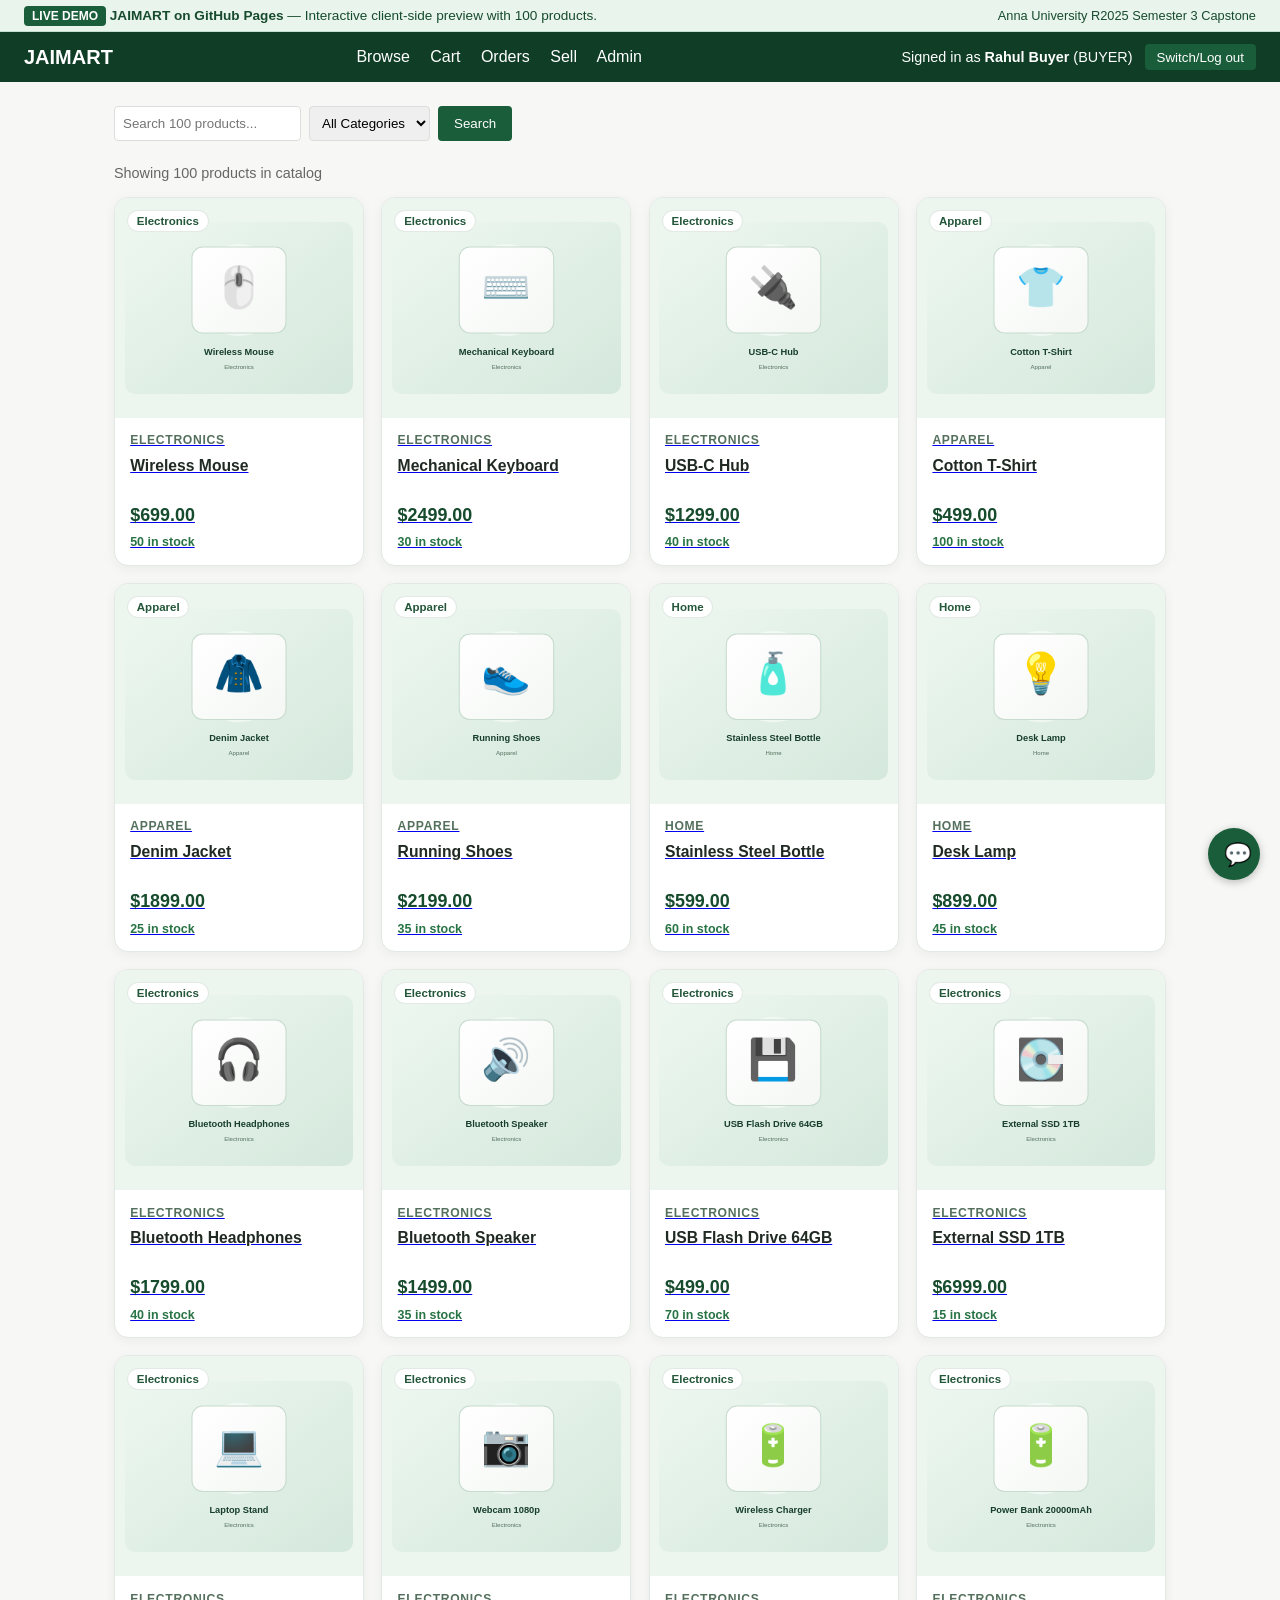
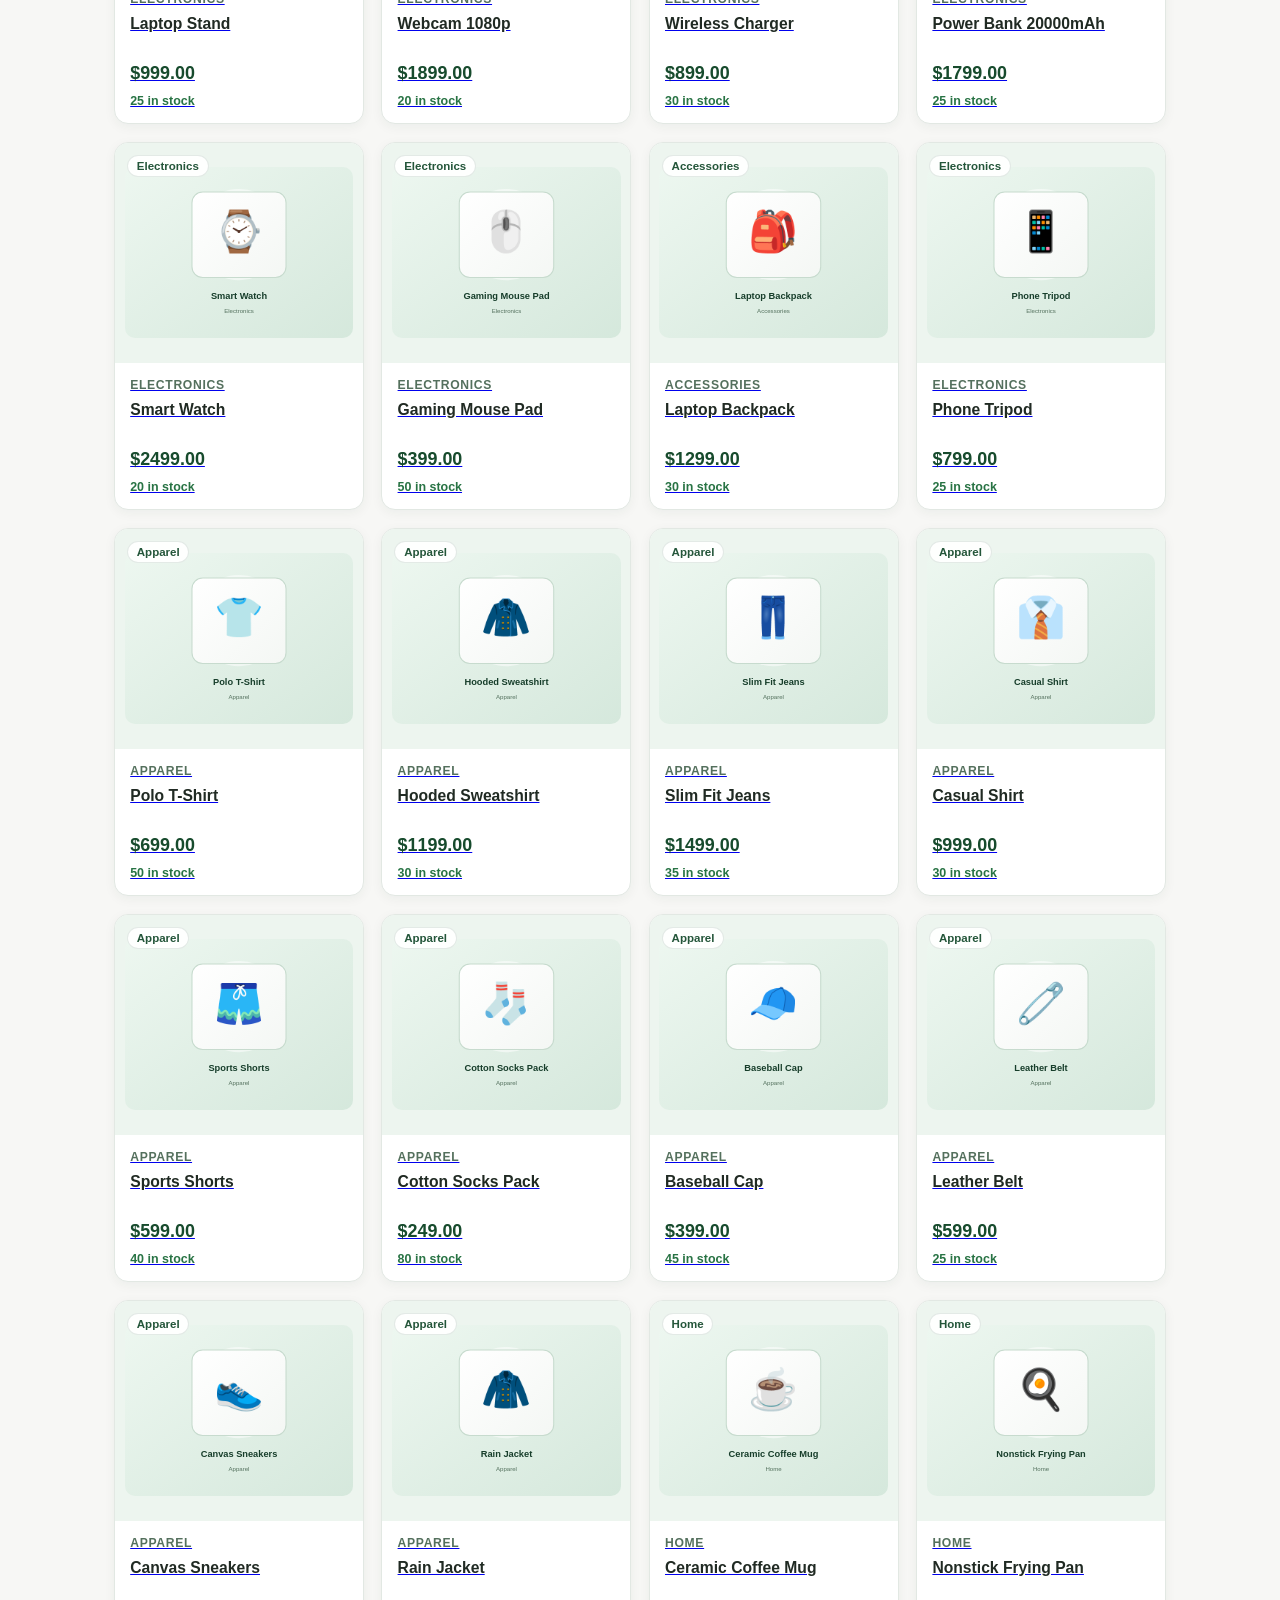
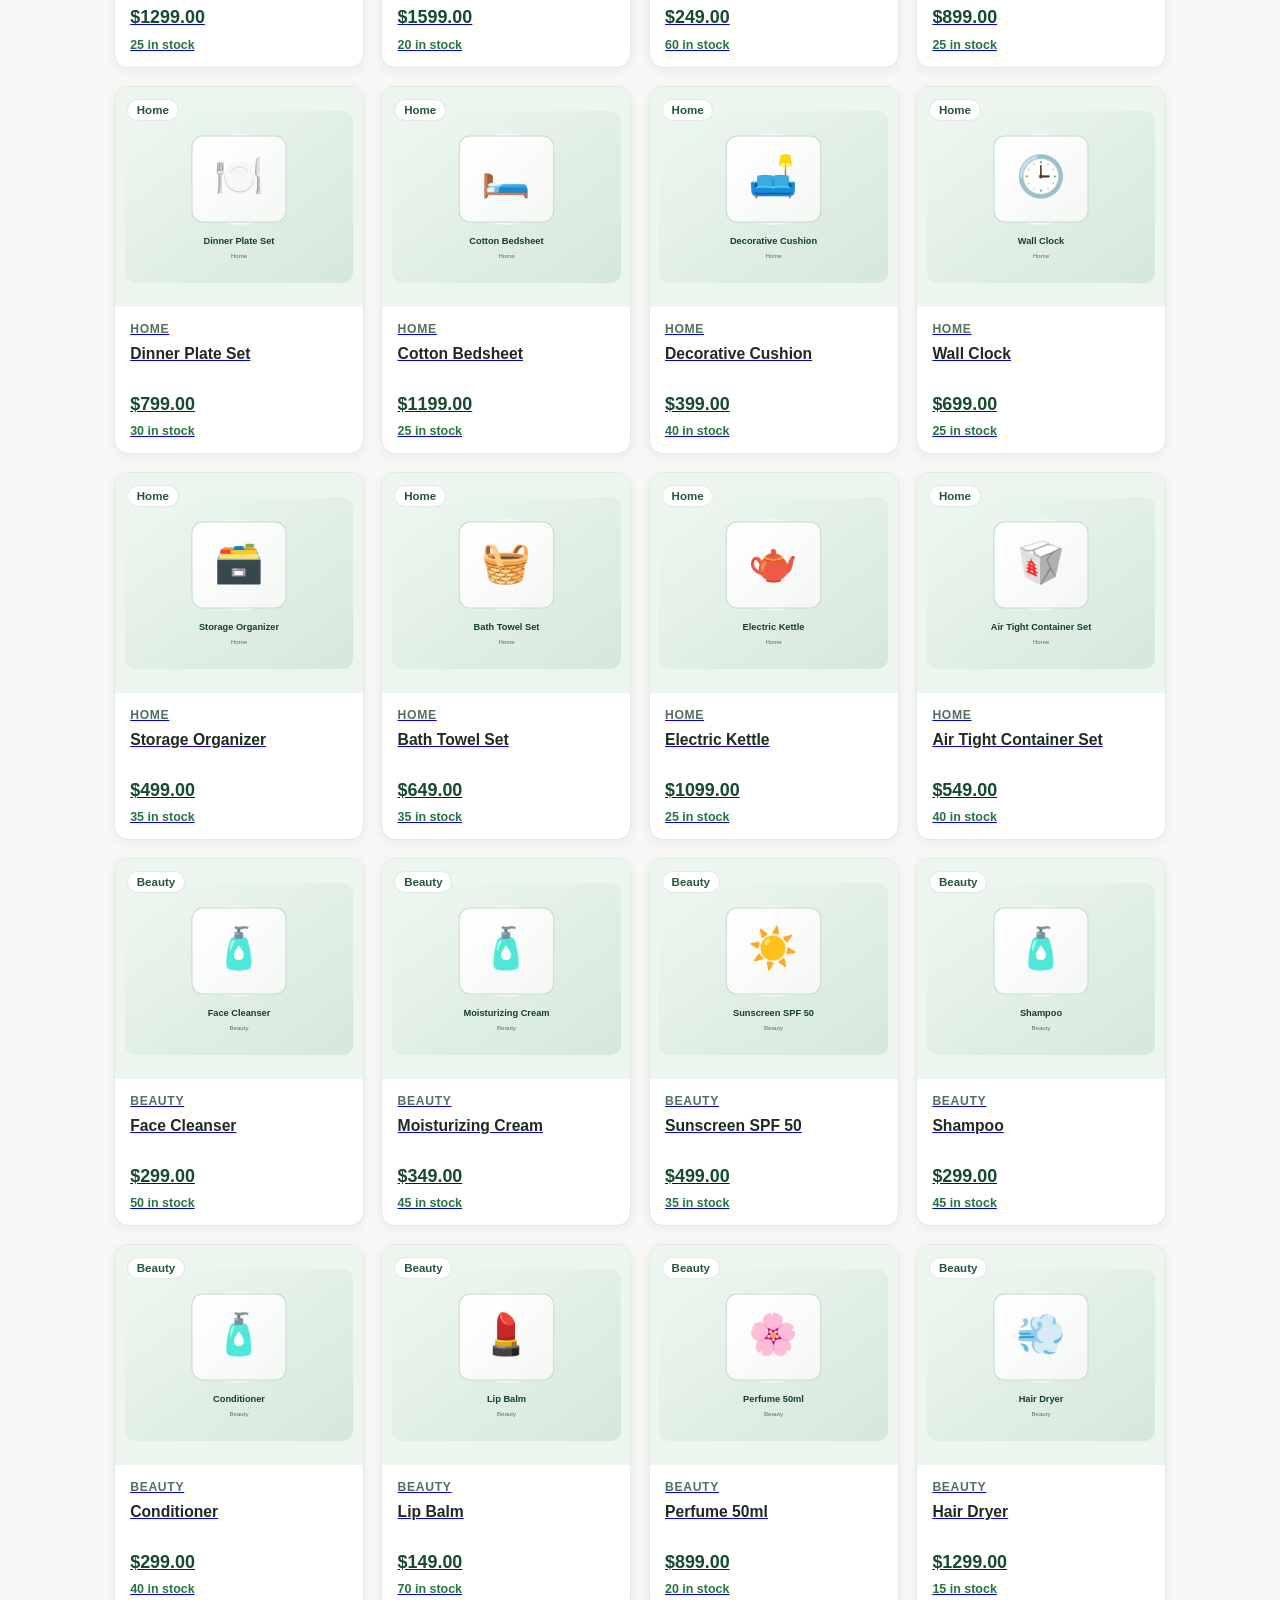
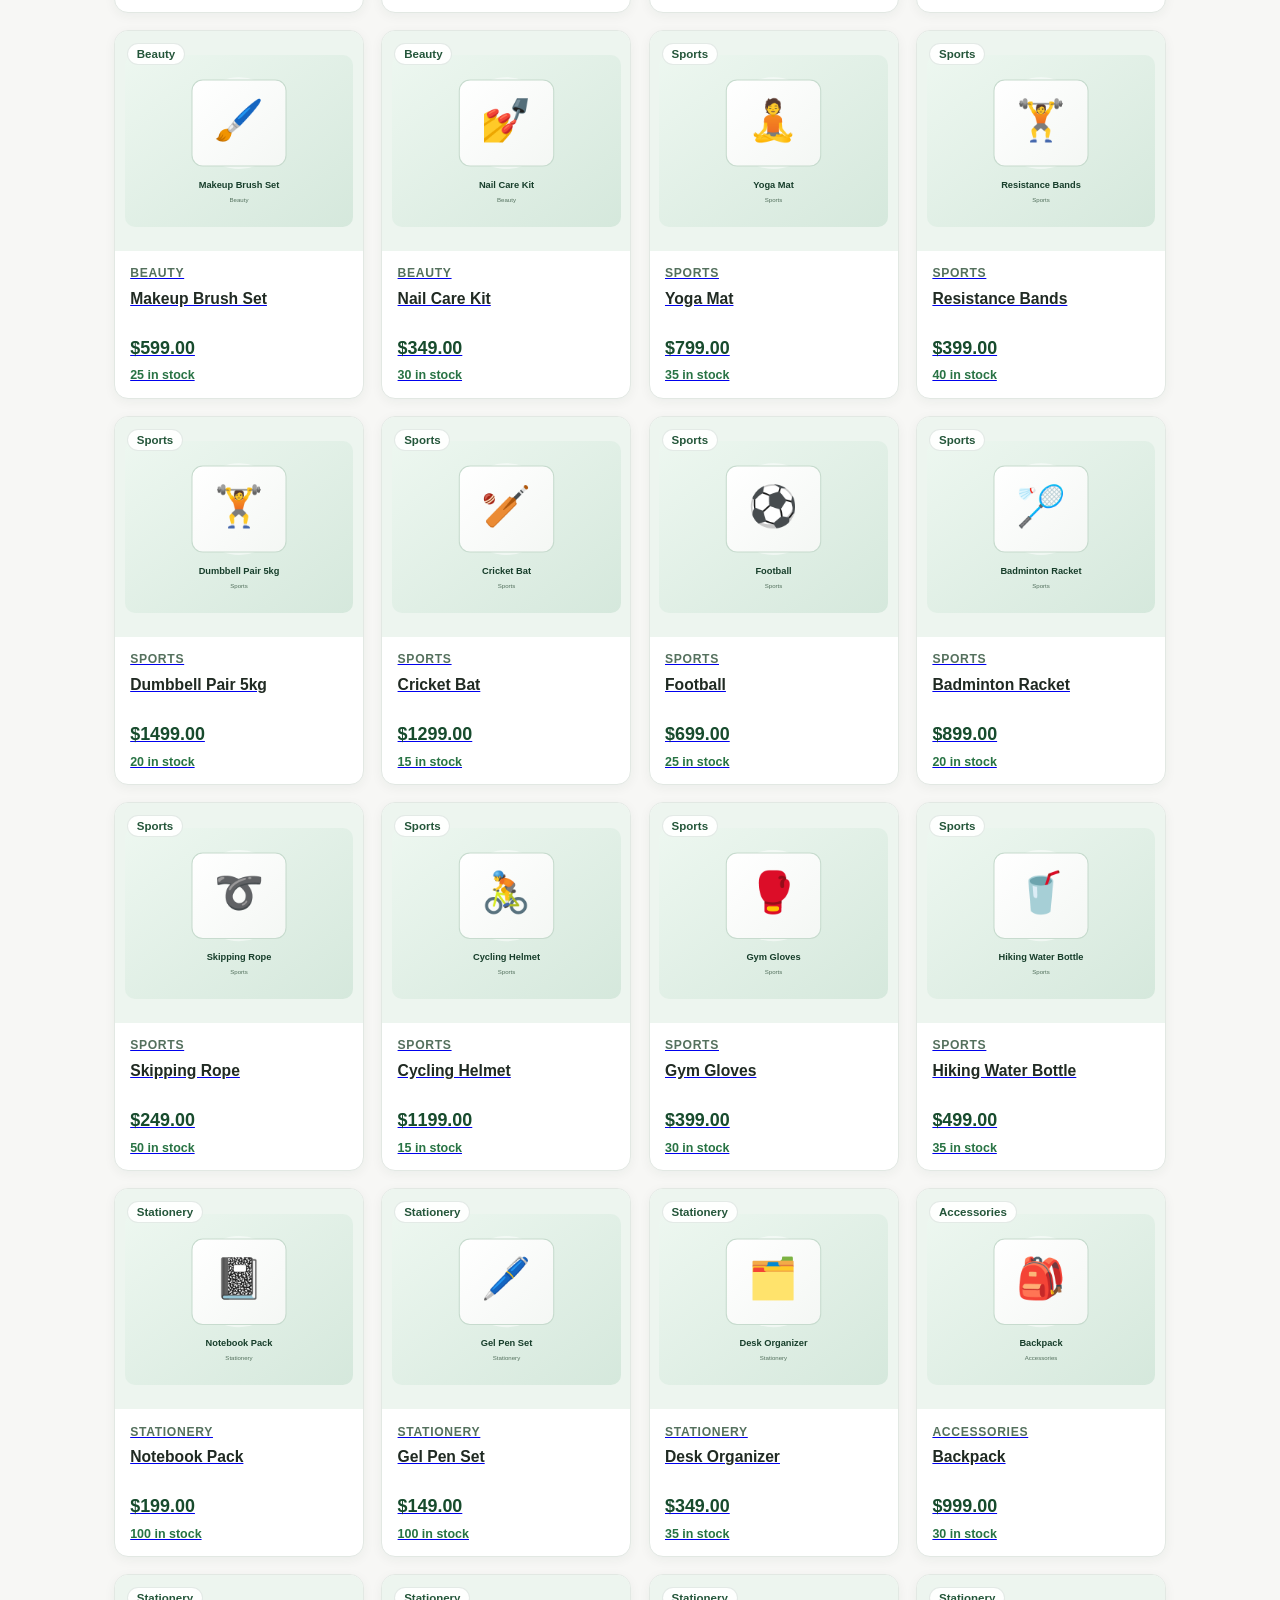
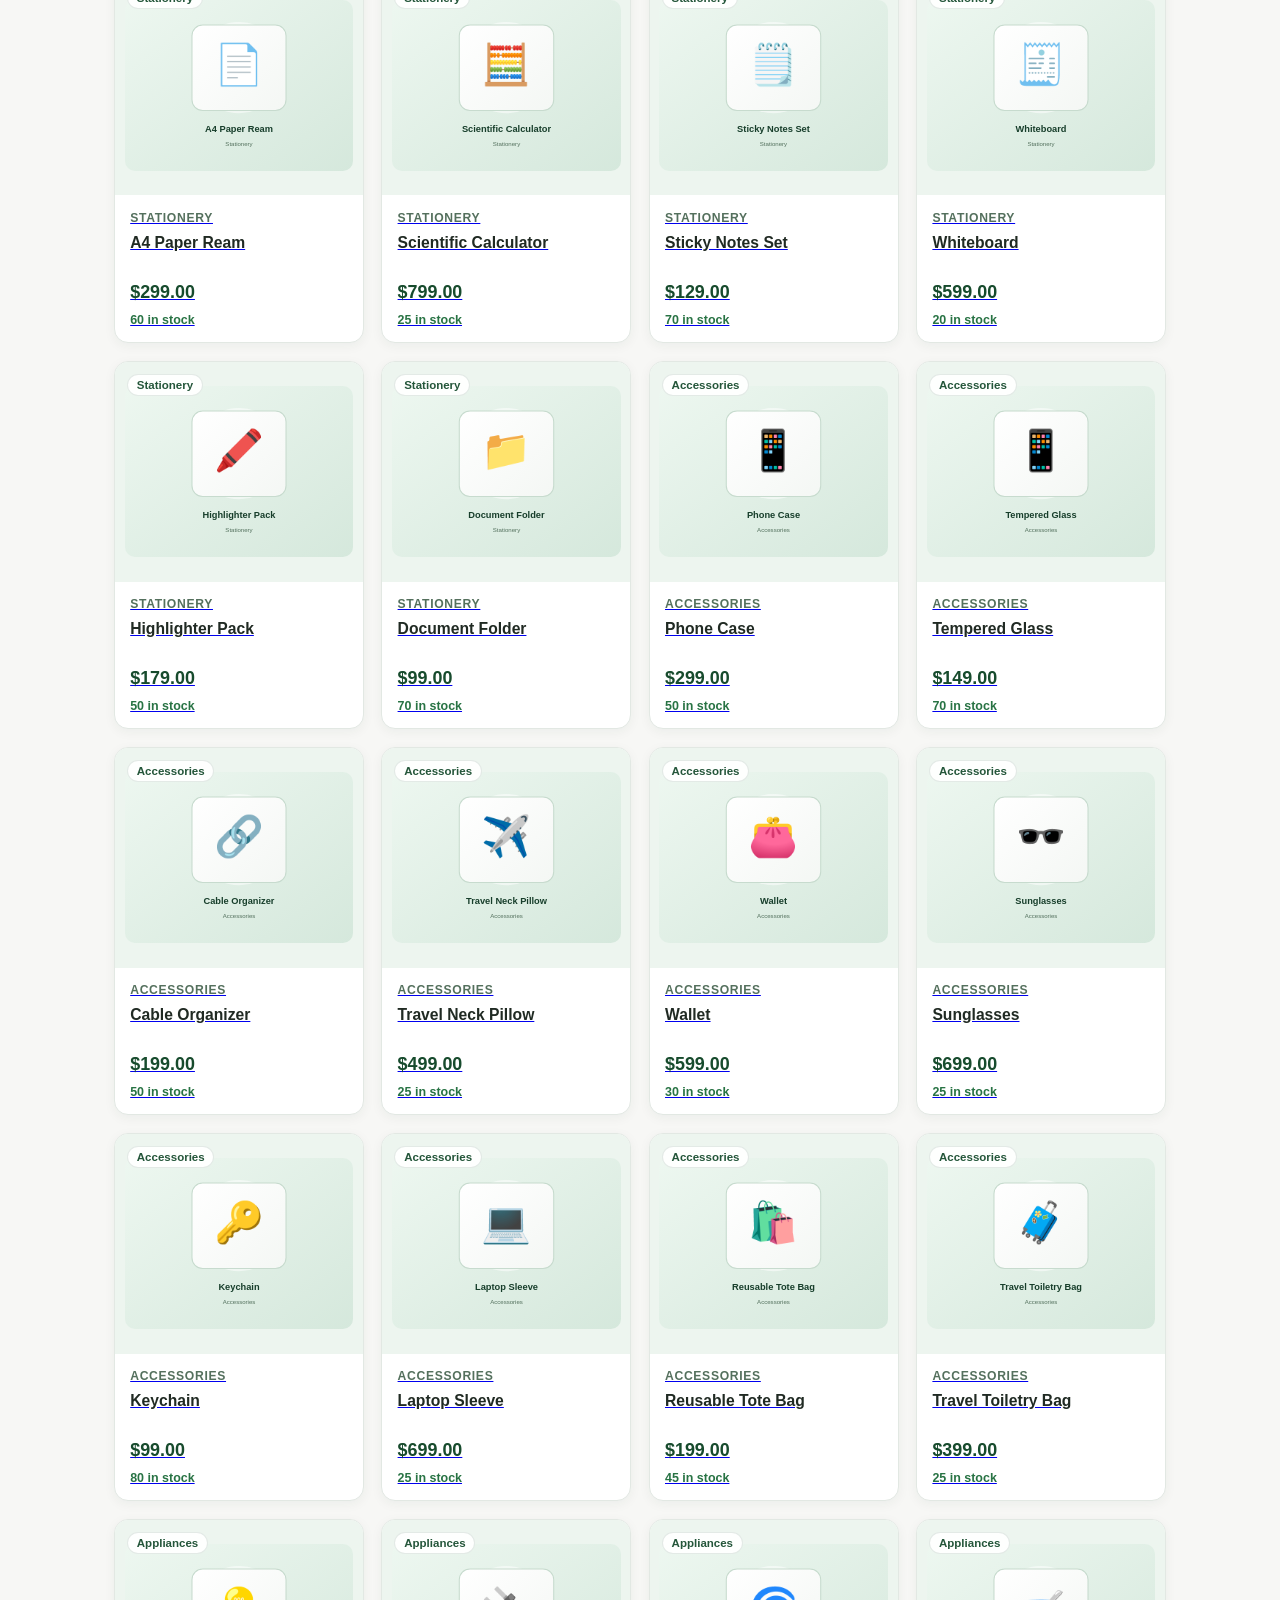
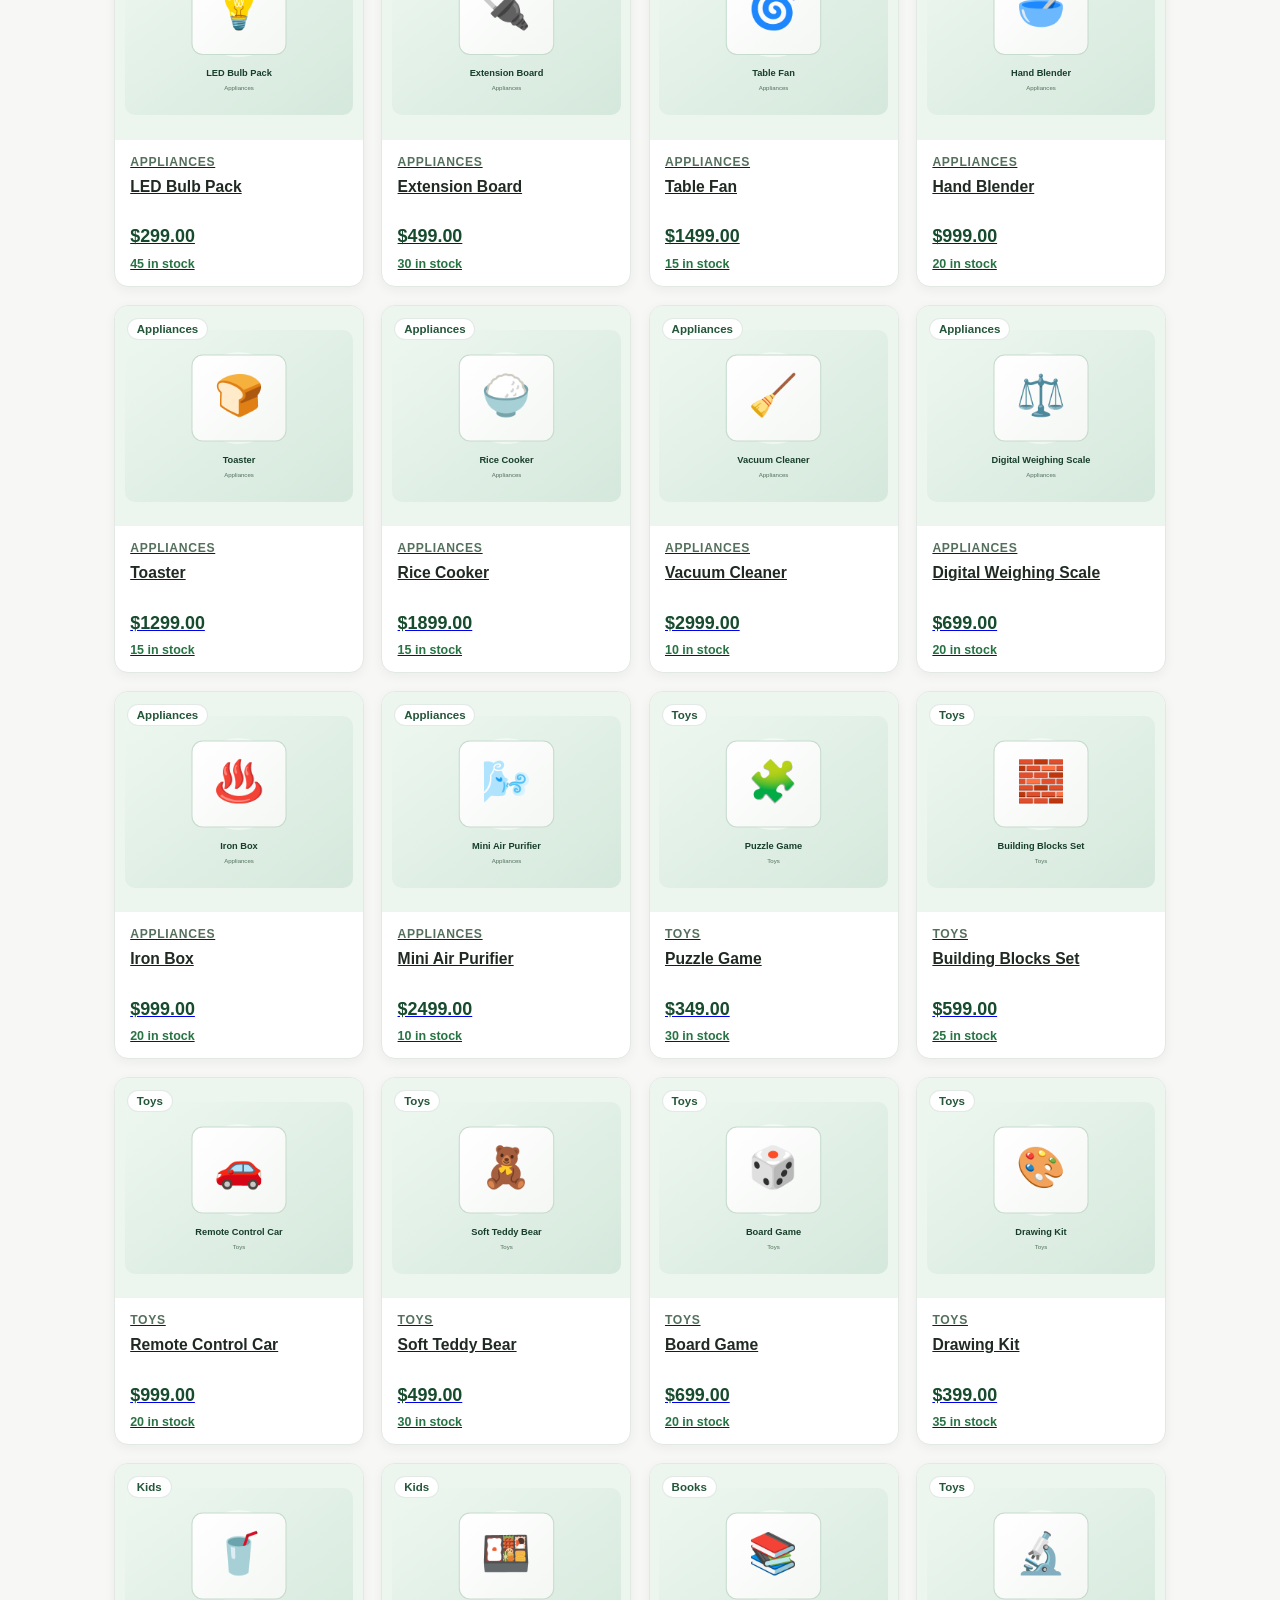
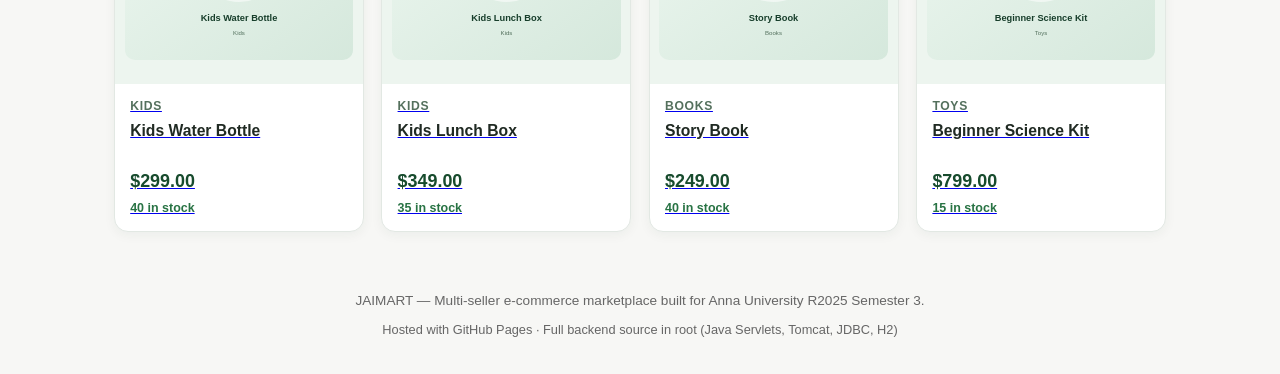
<file: index.html>
<!DOCTYPE html>
<html lang="en">
<head>
    <meta charset="UTF-8">
    <meta http-equiv="refresh" content="0; url=docs/">
    <title>JAIMART - Multi-Seller Marketplace</title>
    <script>window.location.replace("docs/");</script>
</head>
<body style="font-family:sans-serif;text-align:center;padding:50px;">
    <h2>JAIMART E-Commerce Marketplace</h2>
    <p>Redirecting to live showcase: <a href="docs/">Click here if not redirected automatically</a></p>
</body>
</html>
</file>
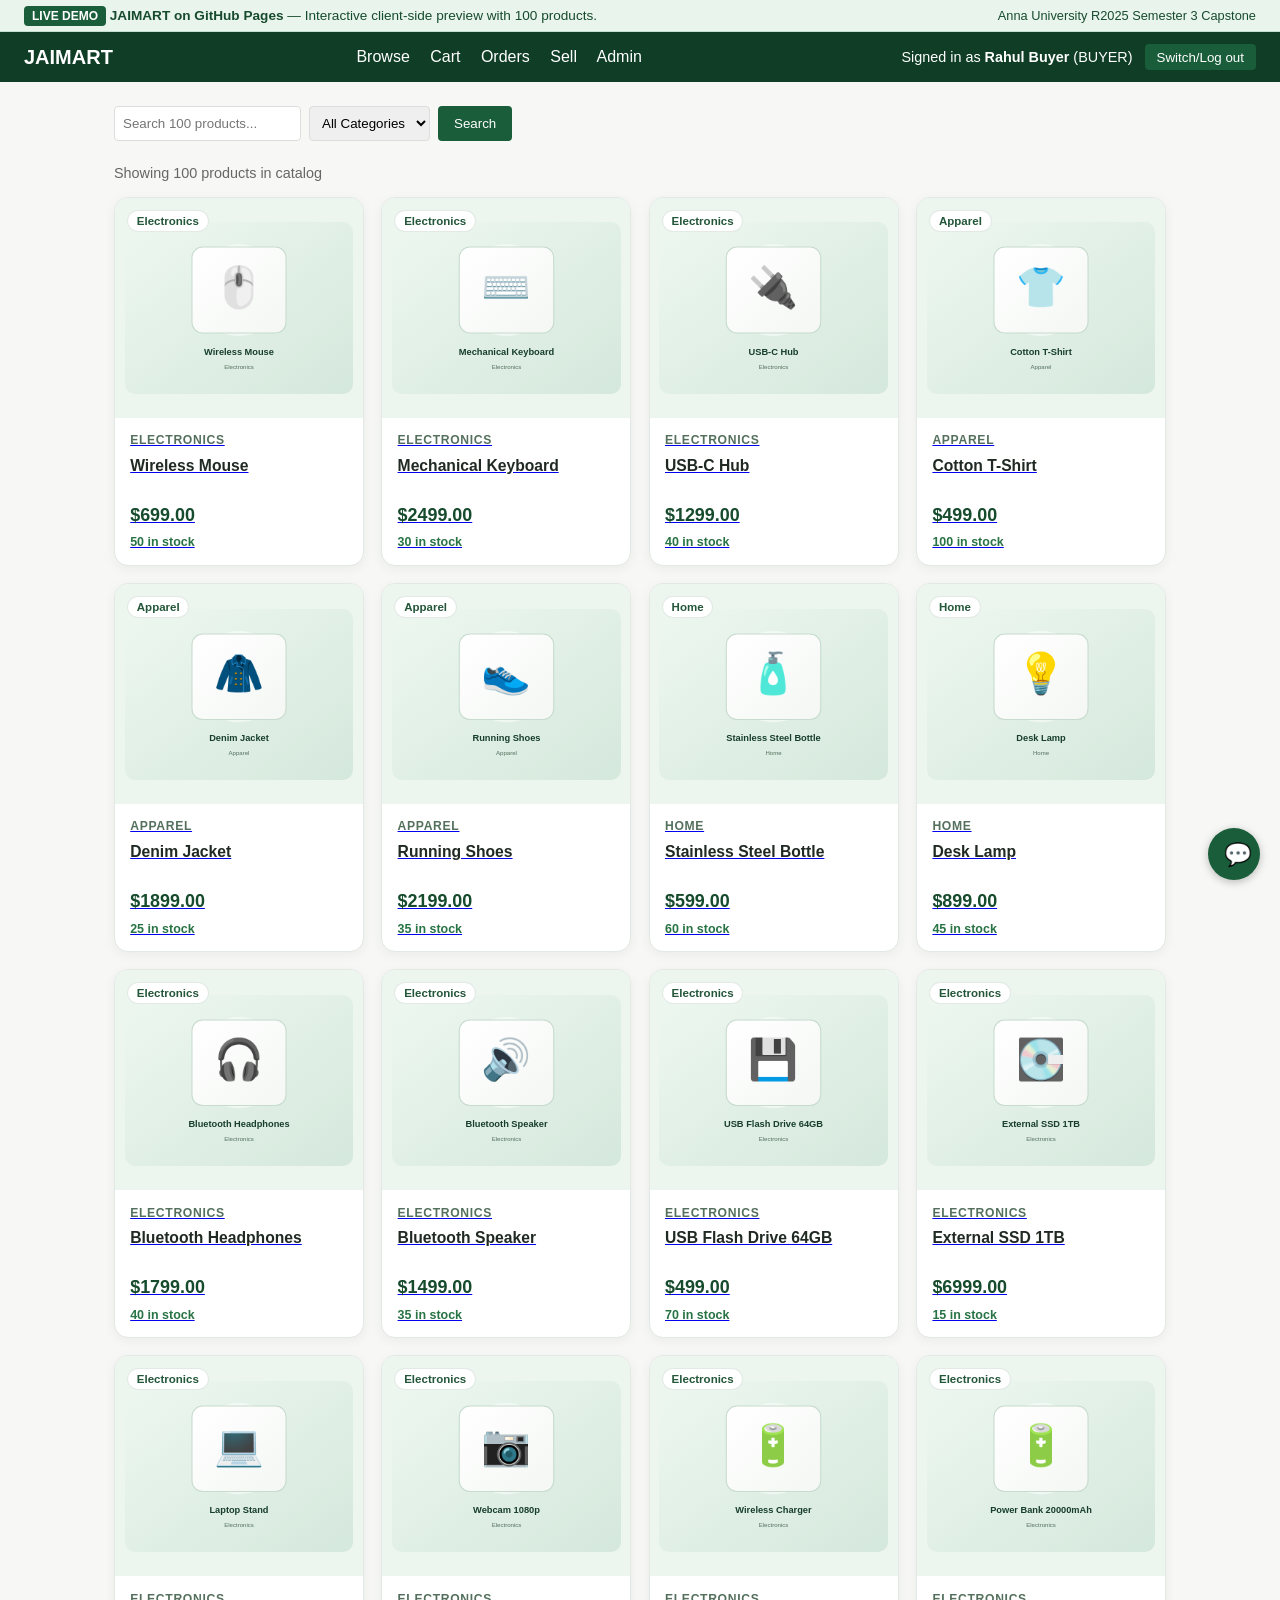
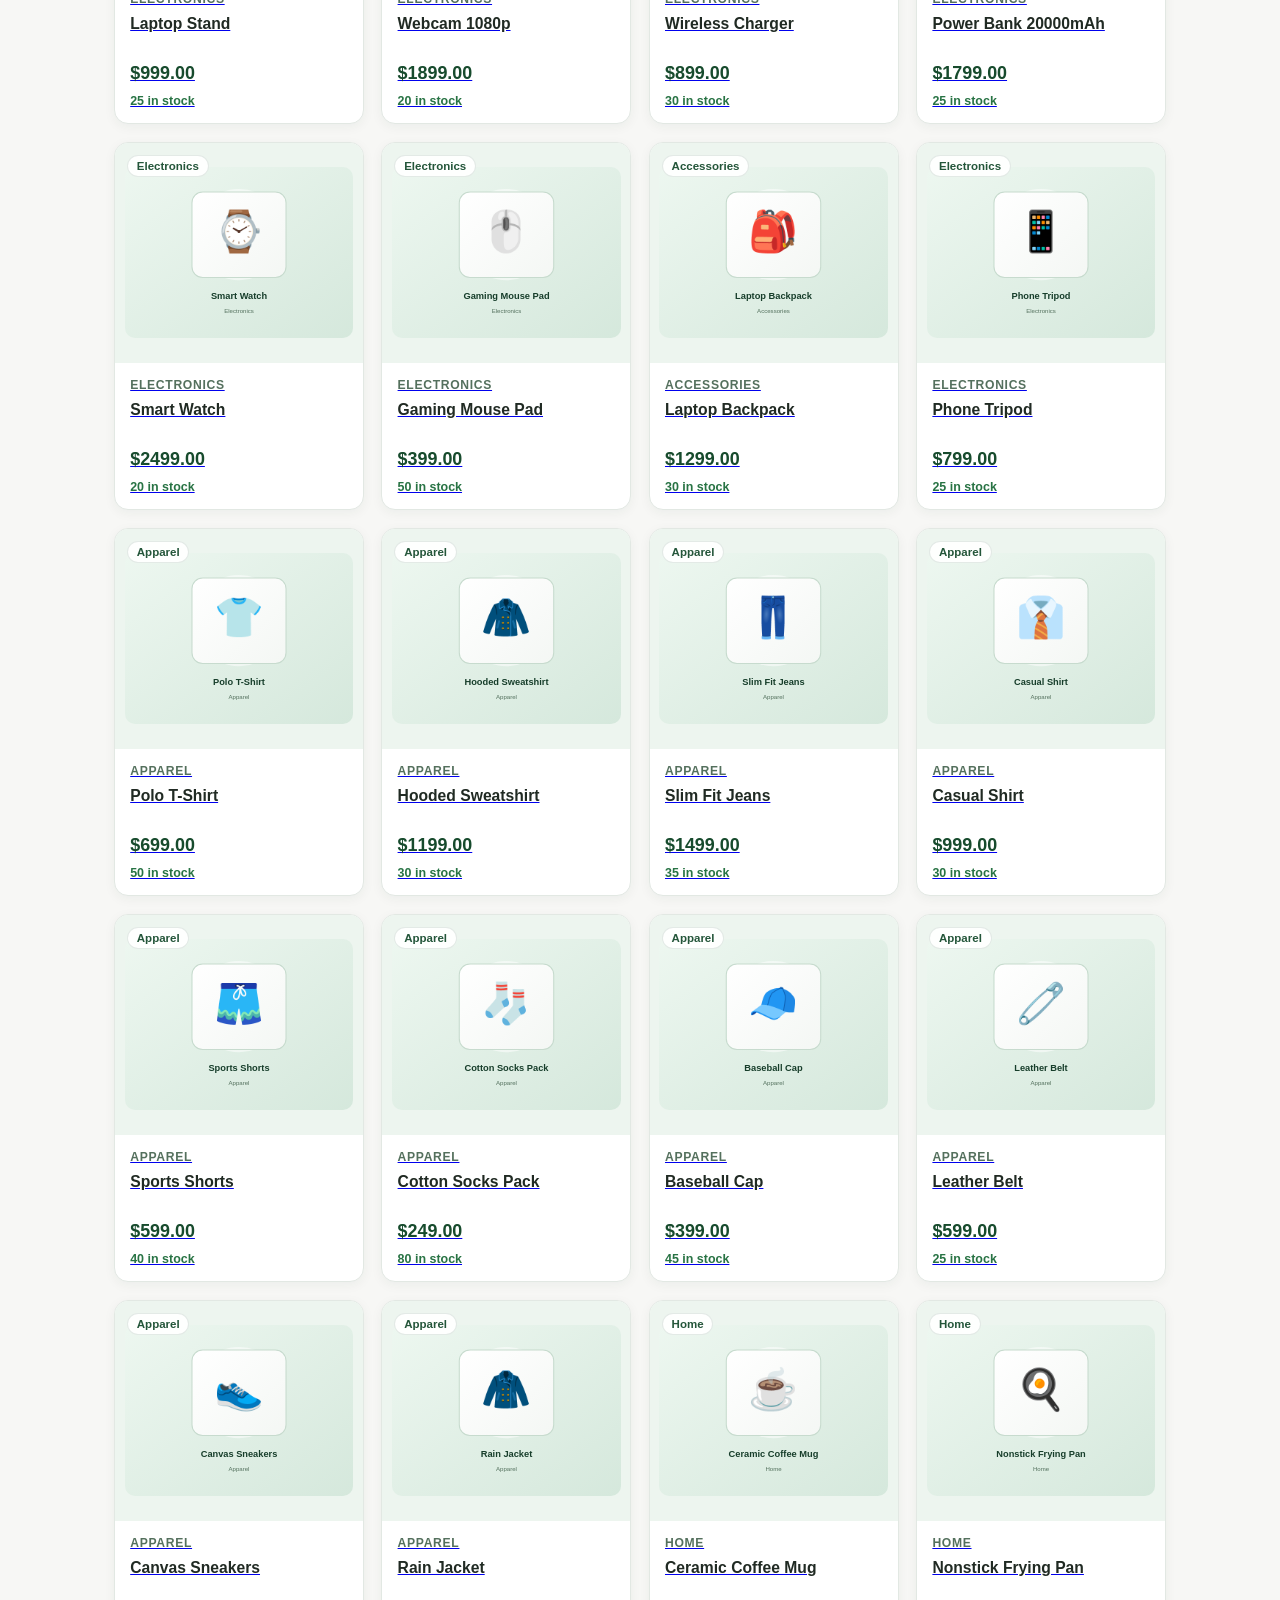
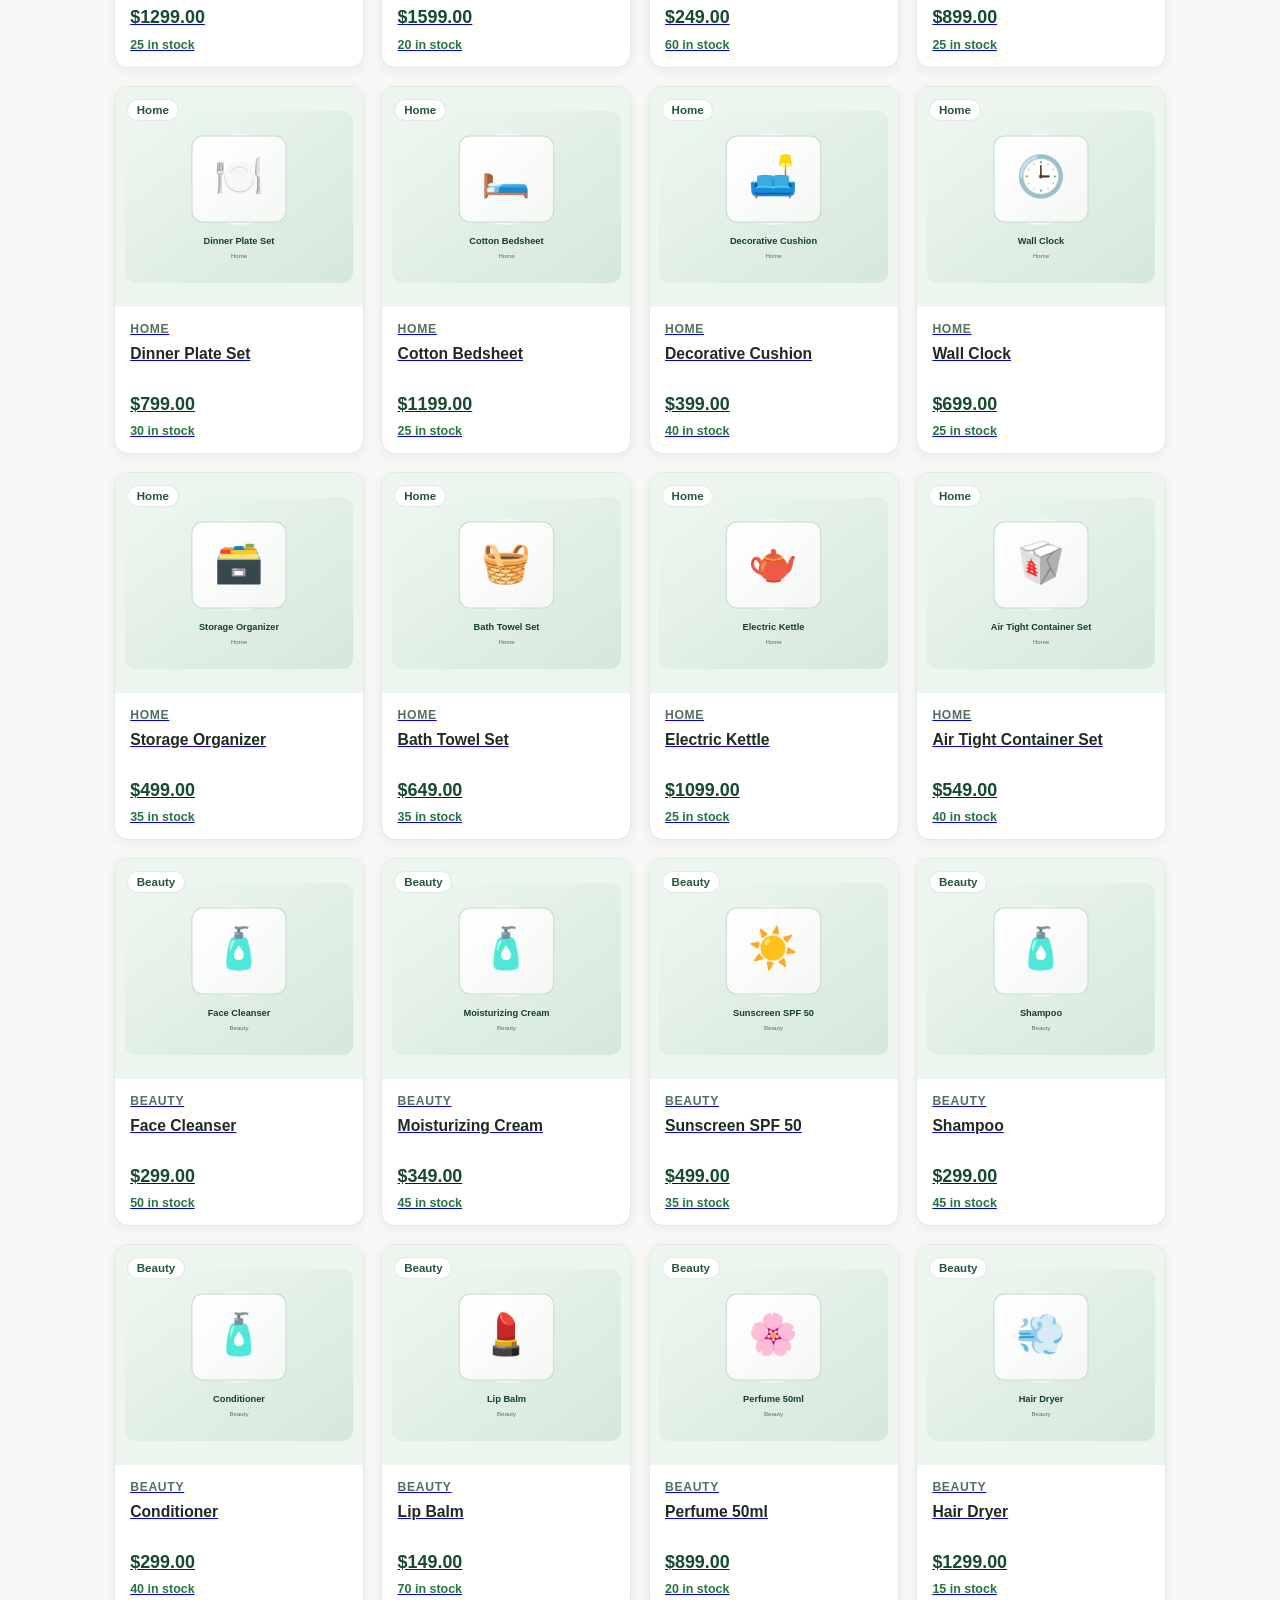
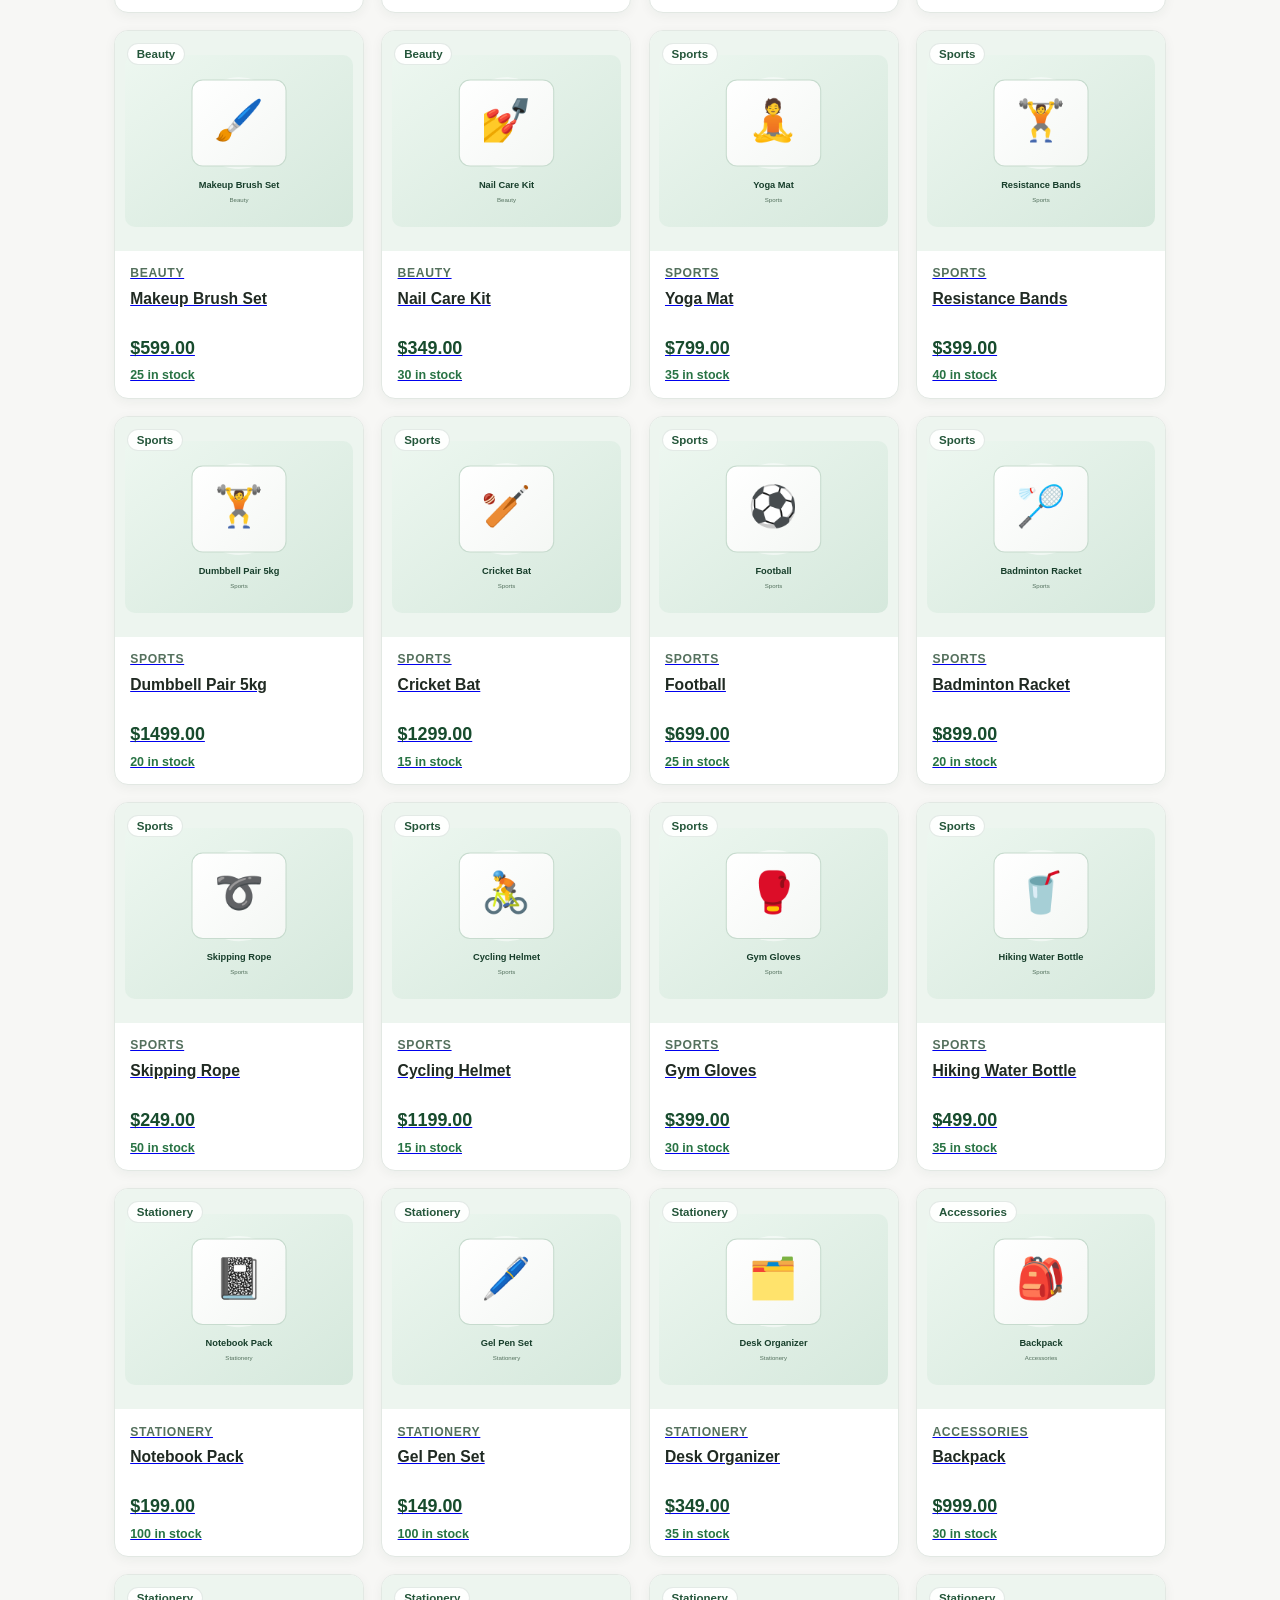
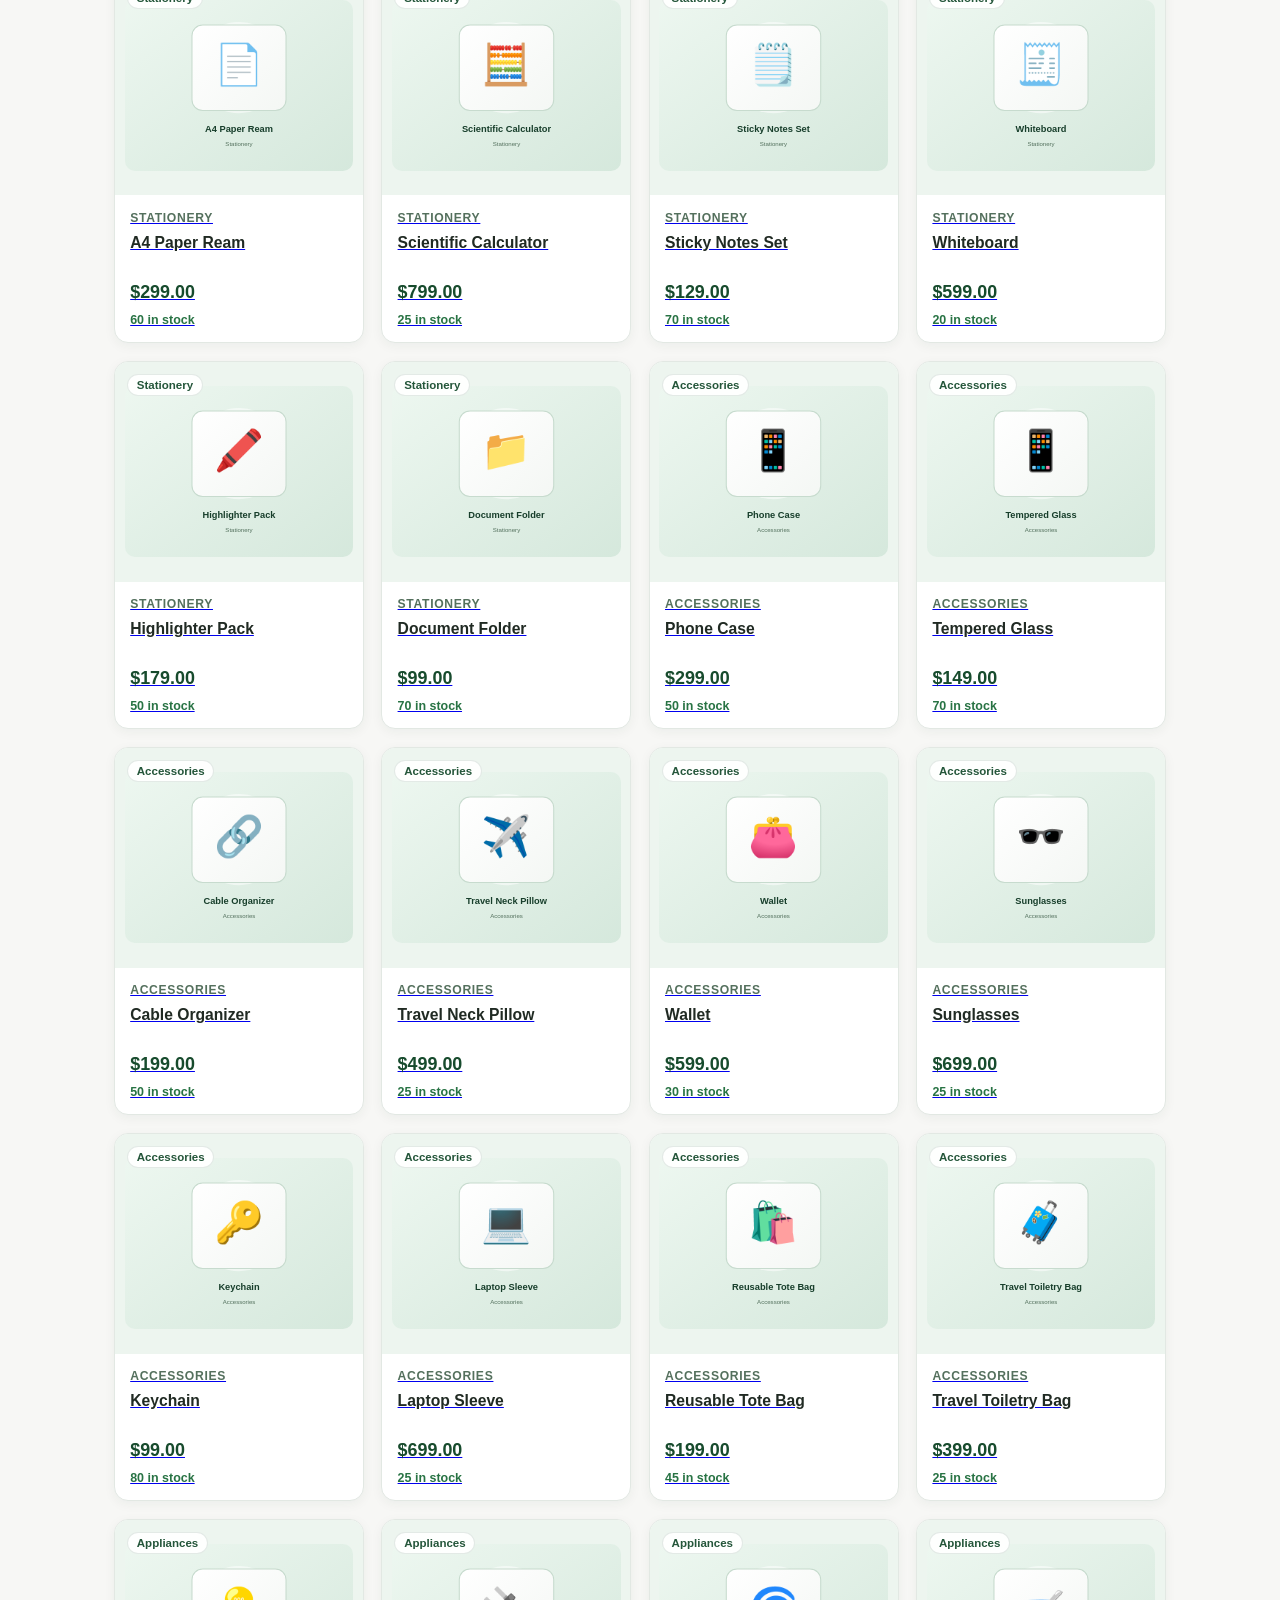
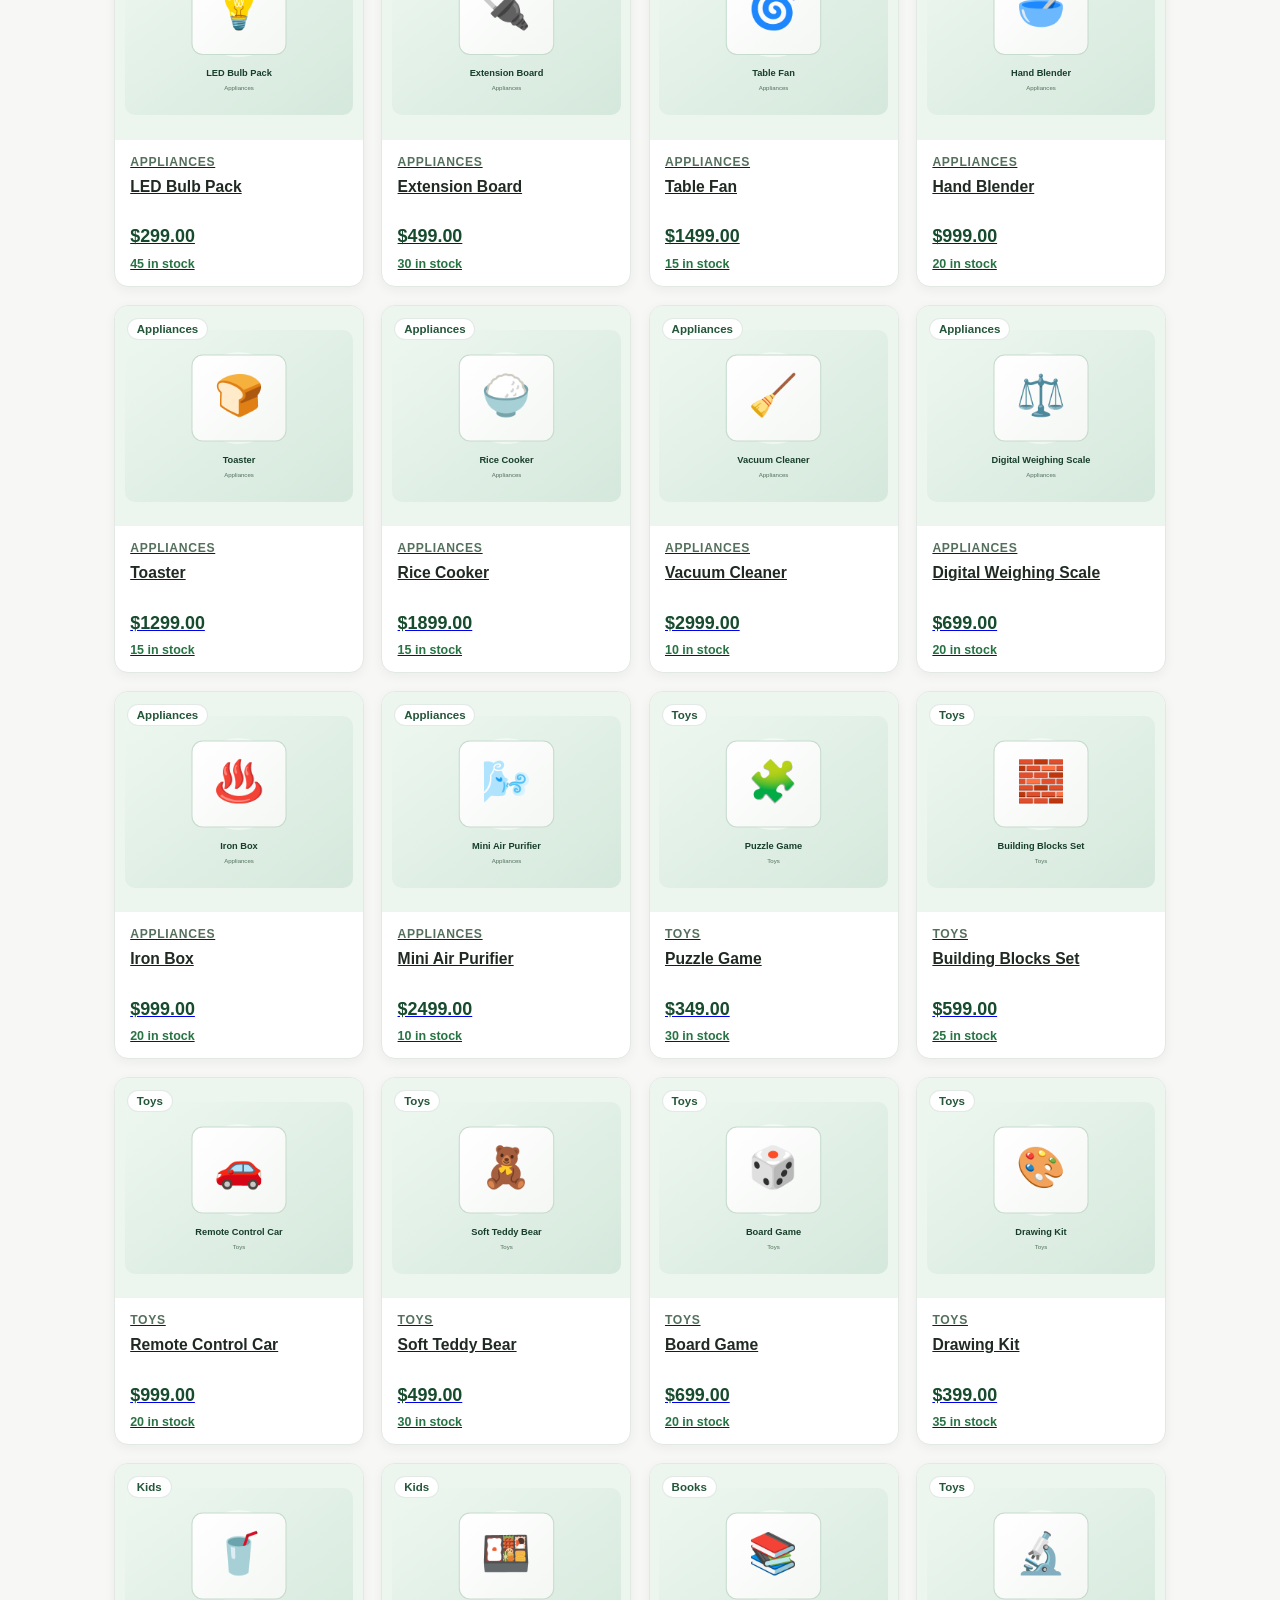
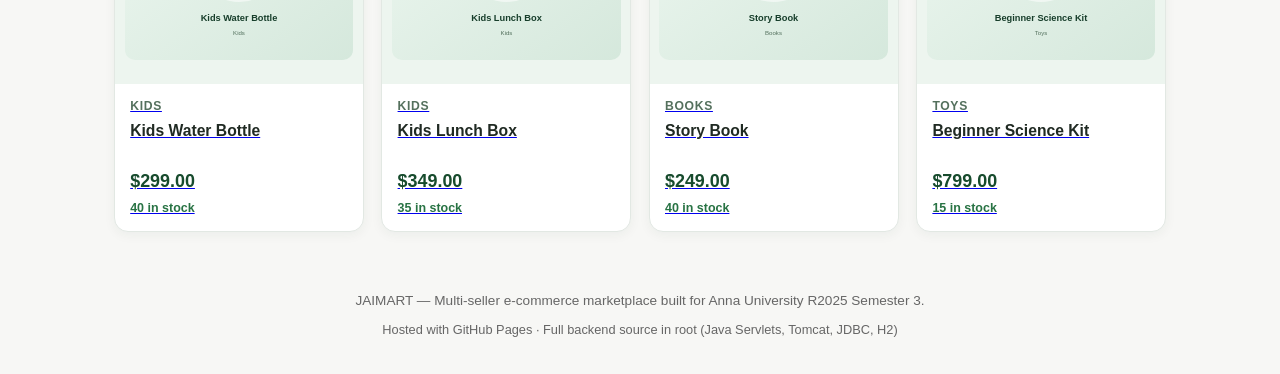
<file: docs/index.html>
<!DOCTYPE html>
<html lang="en">
<head>
    <meta charset="UTF-8">
    <meta name="viewport" content="width=device-width, initial-scale=1.0">
    <title>JAIMART - Multi-Seller Marketplace</title>
    <link rel="stylesheet" href="css/style.css">
</head>
<body>
<div class="demo-banner">
    <div>
        <span class="demo-badge">LIVE DEMO</span>
        <strong>JAIMART on GitHub Pages</strong> &mdash; Interactive client-side preview with 100 products.
    </div>
    <div style="font-size:0.8rem;">
        Anna University R2025 Semester 3 Capstone
    </div>
</div>

<header class="site-header">
    <a class="brand" href="index.html">JAIMART</a>
    <nav>
        <a href="index.html">Browse</a>
        <a href="cart.html">Cart <span id="cartCountBadge" class="cart-badge"></span></a>
        <a href="orders.html">Orders</a>
        <a href="seller-dashboard.html">Sell</a>
        <a href="admin.html">Admin</a>
    </nav>
    <div class="session-box" id="sessionBox"></div>
</header>

<main class="site-main">
    <section class="search-bar">
        <input type="text" id="searchInput" placeholder="Search 100 products...">
        <select id="categorySelect">
            <option value="">All Categories</option>
            <option value="Accessories">Accessories</option>
            <option value="Apparel">Apparel</option>
            <option value="Appliances">Appliances</option>
            <option value="Beauty">Beauty</option>
            <option value="Books">Books</option>
            <option value="Electronics">Electronics</option>
            <option value="Home">Home</option>
            <option value="Kids">Kids</option>
            <option value="Sports">Sports</option>
            <option value="Stationery">Stationery</option>
            <option value="Toys">Toys</option>
        </select>
        <button id="searchBtn">Search</button>
    </section>

    <div style="margin-bottom:1rem;color:var(--muted);font-size:0.9rem;">
        Showing <span id="productCount">0</span> products in catalog
    </div>

    <section id="productGrid" class="product-grid">
        <p>Loading catalog...</p>
    </section>
</main>

<footer class="site-footer">
    <p>JAIMART &mdash; Multi-seller e-commerce marketplace built for Anna University R2025 Semester 3.</p>
    <p style="margin-top:0.5rem;font-size:0.8rem;">
        Hosted with GitHub Pages &middot; Full backend source in root (Java Servlets, Tomcat, JDBC, H2)
    </p>
</footer>

<!-- Support Chat Widget -->
<div id="chatWidget" class="chat-widget">
    <button id="chatToggle" class="chat-toggle" aria-label="Open support chat">&#128172;</button>
    <div id="chatPanel" class="chat-panel hidden">
        <div class="chat-panel-header">
            <span>JAIMART Assistant</span>
            <button id="chatClose" aria-label="Close chat">&times;</button>
        </div>
        <div id="chatMessages" class="chat-messages"></div>
        <form id="chatForm" class="chat-form">
            <input id="chatInput" type="text" maxlength="500" placeholder="Ask about orders, shipping, returns..." autocomplete="off" />
            <button type="submit">Send</button>
        </form>
    </div>
</div>

<script src="js/products-data.js"></script>
<script src="js/store.js"></script>
<script src="js/chat-widget.js"></script>
<script>
    function renderProductCard(product) {
        const pName = Store.escapeHtml(product.name);
        const pCat = Store.escapeHtml(product.category || "General");
        const pPrice = Store.formatMoney(product.price);
        const stock = Number(product.stockQty || 0);
        const imgSrc = product.imageUrl || 'images/products/wireless-mouse.svg';

        return `
            <a class="product-card" href="product-detail.html?id=${product.id}" aria-label="View ${pName}">
                <div class="product-image-wrap">
                    <img src="${imgSrc}" alt="${pName}" loading="lazy" onerror="this.onerror=null;this.src='images/products/wireless-mouse.svg';">
                    <span class="product-image-tag">${pCat}</span>
                </div>
                <div class="product-card-content">
                    <span class="category">${pCat}</span>
                    <strong class="product-name">${pName}</strong>
                    <span class="price">${pPrice}</span>
                    <span class="product-stock ${stock > 0 ? "in-stock" : "out-of-stock"}">
                        ${stock > 0 ? stock + " in stock" : "Out of stock"}
                    </span>
                </div>
            </a>
        `;
    }

    function loadCatalog() {
        const grid = document.getElementById("productGrid");
        const countSpan = document.getElementById("productCount");
        const keyword = document.getElementById("searchInput").value.trim();
        const category = document.getElementById("categorySelect").value;

        const products = Store.getProducts(keyword, category);
        countSpan.textContent = products.length;

        if (products.length === 0) {
            grid.innerHTML = '<p class="catalog-empty">No products found matching your search. Try another query.</p>';
            return;
        }

        grid.innerHTML = products.map(renderProductCard).join("");
    }

    document.getElementById("searchBtn").addEventListener("click", loadCatalog);
    document.getElementById("searchInput").addEventListener("keydown", (e) => {
        if (e.key === "Enter") loadCatalog();
    });
    document.getElementById("categorySelect").addEventListener("change", loadCatalog);

    document.addEventListener("DOMContentLoaded", loadCatalog);
</script>
</body>
</html>
</file>
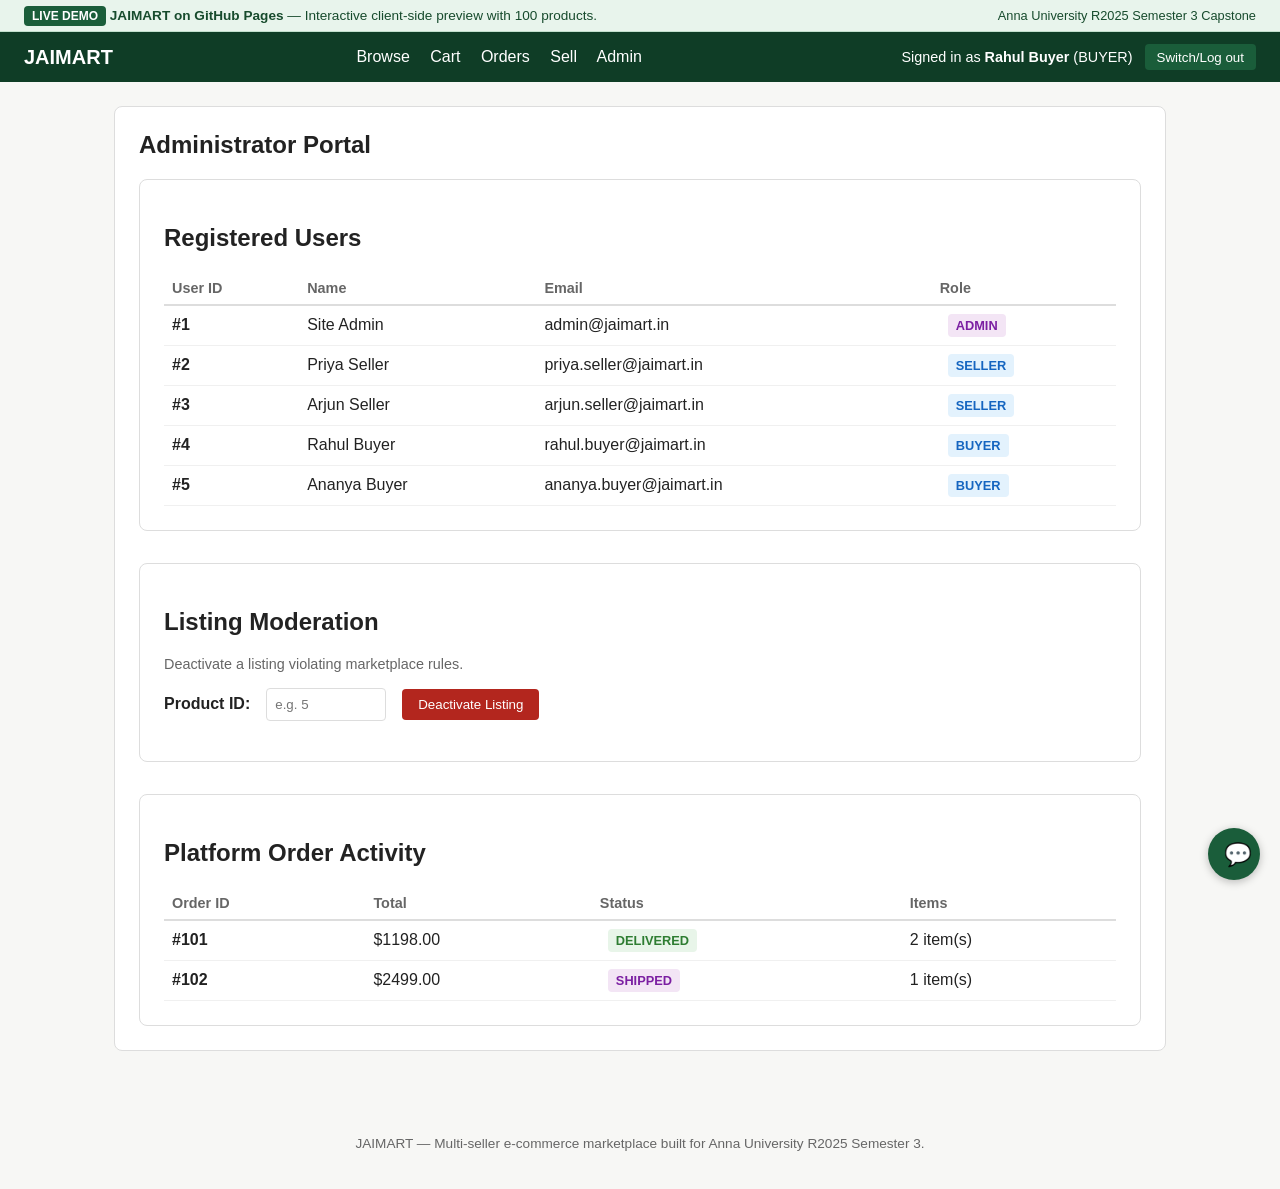
<file: docs/admin.html>
<!DOCTYPE html>
<html lang="en">
<head>
    <meta charset="UTF-8">
    <meta name="viewport" content="width=device-width, initial-scale=1.0">
    <title>Admin Moderation - JAIMART</title>
    <link rel="stylesheet" href="css/style.css">
</head>
<body>
<div class="demo-banner">
    <div>
        <span class="demo-badge">LIVE DEMO</span>
        <strong>JAIMART on GitHub Pages</strong> &mdash; Interactive client-side preview with 100 products.
    </div>
    <div style="font-size:0.8rem;">
        Anna University R2025 Semester 3 Capstone
    </div>
</div>

<header class="site-header">
    <a class="brand" href="index.html">JAIMART</a>
    <nav>
        <a href="index.html">Browse</a>
        <a href="cart.html">Cart <span id="cartCountBadge" class="cart-badge"></span></a>
        <a href="orders.html">Orders</a>
        <a href="seller-dashboard.html">Sell</a>
        <a href="admin.html">Admin</a>
    </nav>
    <div class="session-box" id="sessionBox"></div>
</header>

<main class="site-main">
    <section class="admin-page">
        <h1 style="margin-top:0;">Administrator Portal</h1>

        <!-- User Accounts Overview -->
        <div style="background:#fff;padding:1.5rem;border-radius:8px;border:1px solid var(--border);margin-bottom:2rem;">
            <h2>Registered Users</h2>
            <div id="adminUsers"></div>
        </div>

        <!-- Listing Moderation -->
        <div style="background:#fff;padding:1.5rem;border-radius:8px;border:1px solid var(--border);margin-bottom:2rem;">
            <h2>Listing Moderation</h2>
            <p style="color:var(--muted);font-size:0.9rem;">Deactivate a listing violating marketplace rules.</p>
            <form id="moderateForm" style="display:flex;gap:1rem;align-items:center;flex-wrap:wrap;margin-top:1rem;">
                <label for="moderateProductId" style="font-weight:600;">Product ID:</label>
                <input type="number" id="moderateProductId" required placeholder="e.g. 5" style="padding:0.5rem;border:1px solid var(--border);border-radius:4px;width:120px;">
                <button type="submit" class="secondary" style="background:#b3261e;">Deactivate Listing</button>
            </form>
            <p id="moderateMessage" style="font-weight:600;margin-top:0.75rem;"></p>
        </div>

        <!-- Orders Overview -->
        <div style="background:#fff;padding:1.5rem;border-radius:8px;border:1px solid var(--border);">
            <h2>Platform Order Activity</h2>
            <div id="adminOrders"></div>
        </div>
    </section>
</main>

<footer class="site-footer">
    <p>JAIMART &mdash; Multi-seller e-commerce marketplace built for Anna University R2025 Semester 3.</p>
</footer>

<div id="chatWidget" class="chat-widget">
    <button id="chatToggle" class="chat-toggle" aria-label="Open support chat">&#128172;</button>
    <div id="chatPanel" class="chat-panel hidden">
        <div class="chat-panel-header">
            <span>JAIMART Assistant</span>
            <button id="chatClose" aria-label="Close chat">&times;</button>
        </div>
        <div id="chatMessages" class="chat-messages"></div>
        <form id="chatForm" class="chat-form">
            <input id="chatInput" type="text" maxlength="500" placeholder="Ask about orders, shipping, returns..." autocomplete="off" />
            <button type="submit">Send</button>
        </form>
    </div>
</div>

<script src="js/products-data.js"></script>
<script src="js/store.js"></script>
<script src="js/chat-widget.js"></script>
<script>
    function loadAdminData() {
        // Users
        const usersDiv = document.getElementById("adminUsers");
        const users = Store.getSeedUsers();
        usersDiv.innerHTML = `
            <table style="width:100%;border-collapse:collapse;text-align:left;">
                <thead>
                    <tr style="border-bottom:2px solid var(--border);color:var(--muted);font-size:0.9rem;">
                        <th style="padding:0.5rem;">User ID</th>
                        <th style="padding:0.5rem;">Name</th>
                        <th style="padding:0.5rem;">Email</th>
                        <th style="padding:0.5rem;">Role</th>
                    </tr>
                </thead>
                <tbody>
                    ${users.map(u => `
                        <tr style="border-bottom:1px solid #f0f0f0;">
                            <td style="padding:0.5rem;font-weight:600;">#${u.id}</td>
                            <td style="padding:0.5rem;">${Store.escapeHtml(u.name)}</td>
                            <td style="padding:0.5rem;">${Store.escapeHtml(u.email)}</td>
                            <td style="padding:0.5rem;"><span class="status-badge ${u.role === 'ADMIN' ? 'SHIPPED' : 'CONFIRMED'}">${u.role}</span></td>
                        </tr>
                    `).join("")}
                </tbody>
            </table>
        `;

        // Orders
        const ordersDiv = document.getElementById("adminOrders");
        const orders = Store.getOrders();
        if (orders.length === 0) {
            ordersDiv.innerHTML = "<p>No orders on platform yet.</p>";
        } else {
            ordersDiv.innerHTML = `
                <table style="width:100%;border-collapse:collapse;text-align:left;">
                    <thead>
                        <tr style="border-bottom:2px solid var(--border);color:var(--muted);font-size:0.9rem;">
                            <th style="padding:0.5rem;">Order ID</th>
                            <th style="padding:0.5rem;">Total</th>
                            <th style="padding:0.5rem;">Status</th>
                            <th style="padding:0.5rem;">Items</th>
                        </tr>
                    </thead>
                    <tbody>
                        ${orders.map(o => `
                            <tr style="border-bottom:1px solid #f0f0f0;">
                                <td style="padding:0.5rem;font-weight:600;">#${o.id}</td>
                                <td style="padding:0.5rem;">${Store.formatMoney(o.totalAmount)}</td>
                                <td style="padding:0.5rem;"><span class="status-badge ${o.status}">${o.status}</span></td>
                                <td style="padding:0.5rem;">${o.items.length} item(s)</td>
                            </tr>
                        `).join("")}
                    </tbody>
                </table>
            `;
        }
    }

    document.getElementById("moderateForm").addEventListener("submit", (e) => {
        e.preventDefault();
        const pId = document.getElementById("moderateProductId").value;
        const success = Store.deactivateListing(pId);
        const msg = document.getElementById("moderateMessage");
        if (success) {
            msg.style.color = "#2e7d32";
            msg.textContent = `✓ Listing #${pId} has been successfully deactivated.`;
        } else {
            msg.style.color = "#b3261e";
            msg.textContent = `Product #${pId} not found.`;
        }
        document.getElementById("moderateProductId").value = "";
    });

    document.addEventListener("DOMContentLoaded", loadAdminData);
</script>
</body>
</html>
</file>
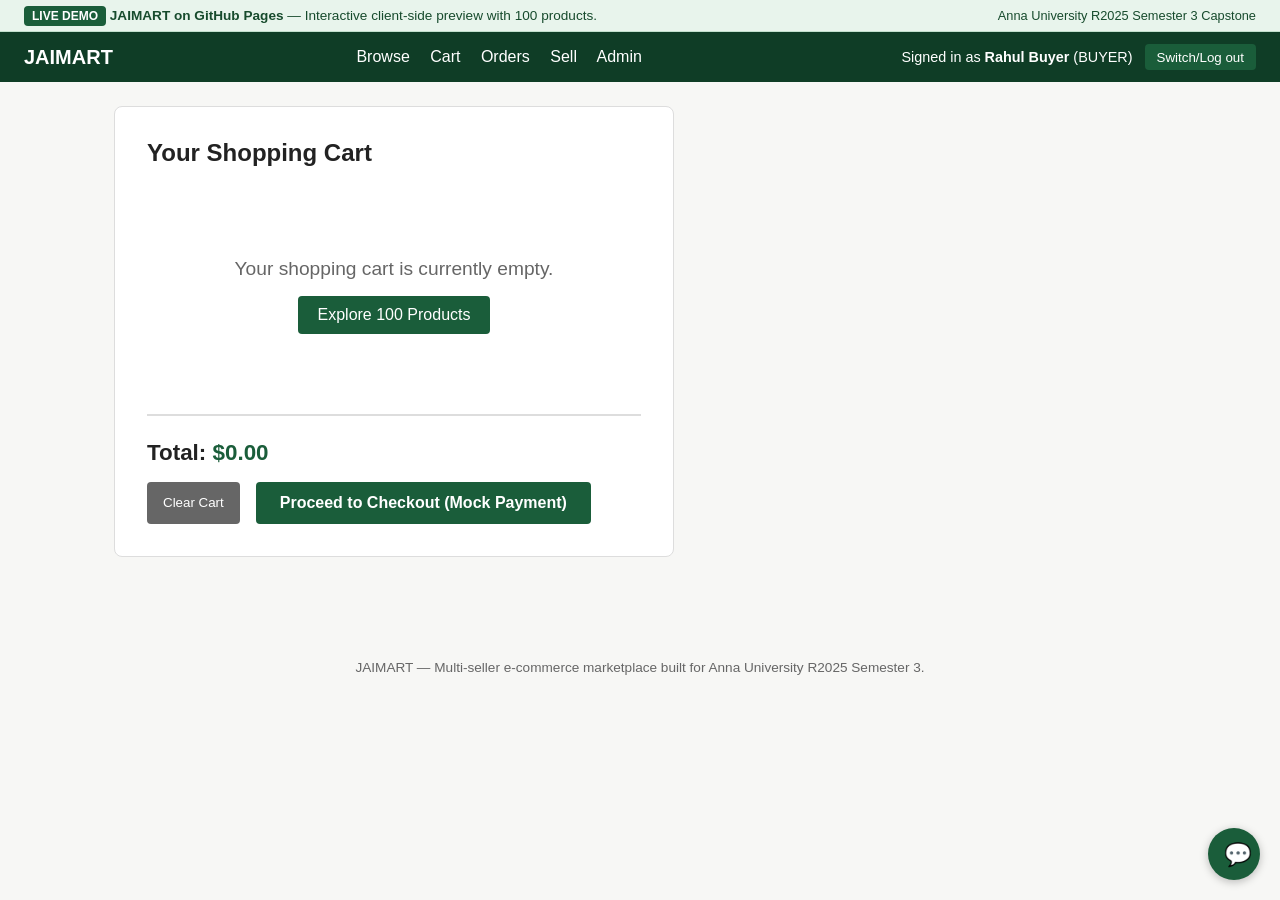
<file: docs/cart.html>
<!DOCTYPE html>
<html lang="en">
<head>
    <meta charset="UTF-8">
    <meta name="viewport" content="width=device-width, initial-scale=1.0">
    <title>Your Cart - JAIMART</title>
    <link rel="stylesheet" href="css/style.css">
</head>
<body>
<div class="demo-banner">
    <div>
        <span class="demo-badge">LIVE DEMO</span>
        <strong>JAIMART on GitHub Pages</strong> &mdash; Interactive client-side preview with 100 products.
    </div>
    <div style="font-size:0.8rem;">
        Anna University R2025 Semester 3 Capstone
    </div>
</div>

<header class="site-header">
    <a class="brand" href="index.html">JAIMART</a>
    <nav>
        <a href="index.html">Browse</a>
        <a href="cart.html">Cart <span id="cartCountBadge" class="cart-badge"></span></a>
        <a href="orders.html">Orders</a>
        <a href="seller-dashboard.html">Sell</a>
        <a href="admin.html">Admin</a>
    </nav>
    <div class="session-box" id="sessionBox"></div>
</header>

<main class="site-main">
    <section class="cart-page" style="background:#fff;padding:2rem;border-radius:8px;border:1px solid var(--border);">
        <h1 style="margin-top:0;">Your Shopping Cart</h1>
        <div id="cartItems" style="margin-top:1.5rem;"></div>

        <div style="margin-top:2rem;padding-top:1.5rem;border-top:2px solid var(--border);display:flex;justify-content:space-between;align-items:center;flex-wrap:wrap;gap:1rem;">
            <div style="font-size:1.4rem;font-weight:700;">
                Total: <span id="cartTotal" style="color:var(--primary);">$0.00</span>
            </div>
            <div style="display:flex;gap:1rem;">
                <button id="clearCartBtn" class="secondary" style="padding:0.75rem 1rem;">Clear Cart</button>
                <button id="checkoutBtn" style="padding:0.75rem 1.5rem;font-size:1rem;font-weight:600;">Proceed to Checkout (Mock Payment)</button>
            </div>
        </div>

        <div id="checkoutMessage" style="margin-top:1.5rem;padding:1rem;border-radius:6px;display:none;"></div>
    </section>
</main>

<footer class="site-footer">
    <p>JAIMART &mdash; Multi-seller e-commerce marketplace built for Anna University R2025 Semester 3.</p>
</footer>

<div id="chatWidget" class="chat-widget">
    <button id="chatToggle" class="chat-toggle" aria-label="Open support chat">&#128172;</button>
    <div id="chatPanel" class="chat-panel hidden">
        <div class="chat-panel-header">
            <span>JAIMART Assistant</span>
            <button id="chatClose" aria-label="Close chat">&times;</button>
        </div>
        <div id="chatMessages" class="chat-messages"></div>
        <form id="chatForm" class="chat-form">
            <input id="chatInput" type="text" maxlength="500" placeholder="Ask about orders, shipping, returns..." autocomplete="off" />
            <button type="submit">Send</button>
        </form>
    </div>
</div>

<script src="js/products-data.js"></script>
<script src="js/store.js"></script>
<script src="js/chat-widget.js"></script>
<script>
    function renderCart() {
        const container = document.getElementById("cartItems");
        const totalSpan = document.getElementById("cartTotal");
        const checkoutBtn = document.getElementById("checkoutBtn");
        const clearBtn = document.getElementById("clearCartBtn");

        const cart = Store.getCart();
        totalSpan.textContent = Store.formatMoney(cart.total);

        if (cart.items.length === 0) {
            container.innerHTML = `
                <div style="text-align:center;padding:3rem 1rem;color:var(--muted);">
                    <p style="font-size:1.2rem;margin-bottom:1rem;">Your shopping cart is currently empty.</p>
                    <a href="index.html" class="button" style="display:inline-block;background:var(--primary);color:white;padding:0.6rem 1.2rem;border-radius:4px;text-decoration:none;">Explore 100 Products</a>
                </div>
            `;
            checkoutBtn.disabled = true;
            clearBtn.disabled = true;
            return;
        }

        checkoutBtn.disabled = false;
        clearBtn.disabled = false;

        container.innerHTML = cart.items.map(item => `
            <div class="cart-item" style="display:flex;align-items:center;justify-content:space-between;padding:1rem 0;border-bottom:1px solid #eee;flex-wrap:wrap;gap:1rem;">
                <div style="display:flex;align-items:center;gap:1rem;">
                    <img src="${item.imageUrl || 'images/products/wireless-mouse.svg'}" alt="${Store.escapeHtml(item.productName)}" style="width:60px;height:60px;object-fit:contain;background:#fafafa;padding:4px;border-radius:4px;" onerror="this.onerror=null;this.src='images/products/wireless-mouse.svg';">
                    <div>
                        <strong style="font-size:1.05rem;">${Store.escapeHtml(item.productName)}</strong>
                        <div style="color:var(--muted);font-size:0.9rem;">${Store.formatMoney(item.unitPrice)} each</div>
                    </div>
                </div>
                <div style="display:flex;align-items:center;gap:1.5rem;">
                    <div style="display:flex;align-items:center;gap:0.5rem;">
                        <label style="font-size:0.9rem;">Qty:</label>
                        <input type="number" min="1" max="99" value="${item.quantity}" class="qty-field" data-id="${item.productId}" style="width:60px;padding:0.4rem;border:1px solid var(--border);border-radius:4px;">
                    </div>
                    <div style="font-weight:700;min-width:80px;text-align:right;">
                        ${Store.formatMoney(item.unitPrice * item.quantity)}
                    </div>
                    <button class="remove-btn secondary" data-id="${item.productId}" style="padding:0.4rem 0.8rem;font-size:0.85rem;">Remove</button>
                </div>
            </div>
        `).join("");

        // Wire inputs
        document.querySelectorAll(".qty-field").forEach(input => {
            input.addEventListener("change", (e) => {
                const pId = e.target.dataset.id;
                const newQty = parseInt(e.target.value, 10) || 1;
                Store.updateCartItem(pId, newQty);
                renderCart();
            });
        });

        document.querySelectorAll(".remove-btn").forEach(btn => {
            btn.addEventListener("click", (e) => {
                const pId = e.target.dataset.id;
                Store.removeFromCart(pId);
                renderCart();
            });
        });
    }

    document.getElementById("clearCartBtn").addEventListener("click", () => {
        if (confirm("Clear all items from your cart?")) {
            Store.clearCart();
            renderCart();
        }
    });

    document.getElementById("checkoutBtn").addEventListener("click", () => {
        const msg = document.getElementById("checkoutMessage");
        try {
            const order = Store.checkout();
            msg.style.display = "block";
            msg.style.background = "#e8f5e9";
            msg.style.color = "#2e7d32";
            msg.style.border = "1px solid #c8e6c9";
            msg.innerHTML = `
                <strong style="font-size:1.1rem;">🎉 Order #${order.id} Placed Successfully!</strong>
                <p style="margin:0.5rem 0 0 0;">Mock payment confirmed for <strong>${Store.formatMoney(order.totalAmount)}</strong>. Your order is now in CONFIRMED status.</p>
                <div style="margin-top:1rem;">
                    <a href="orders.html" style="background:#2e7d32;color:white;padding:0.5rem 1rem;border-radius:4px;text-decoration:none;font-weight:600;display:inline-block;">View in Orders &rarr;</a>
                </div>
            `;
            renderCart();
        } catch (e) {
            msg.style.display = "block";
            msg.style.background = "#ffebee";
            msg.style.color = "#c62828";
            msg.style.border = "1px solid #ffcdd2";
            msg.textContent = e.message;
        }
    });

    document.addEventListener("DOMContentLoaded", renderCart);
</script>
</body>
</html>
</file>
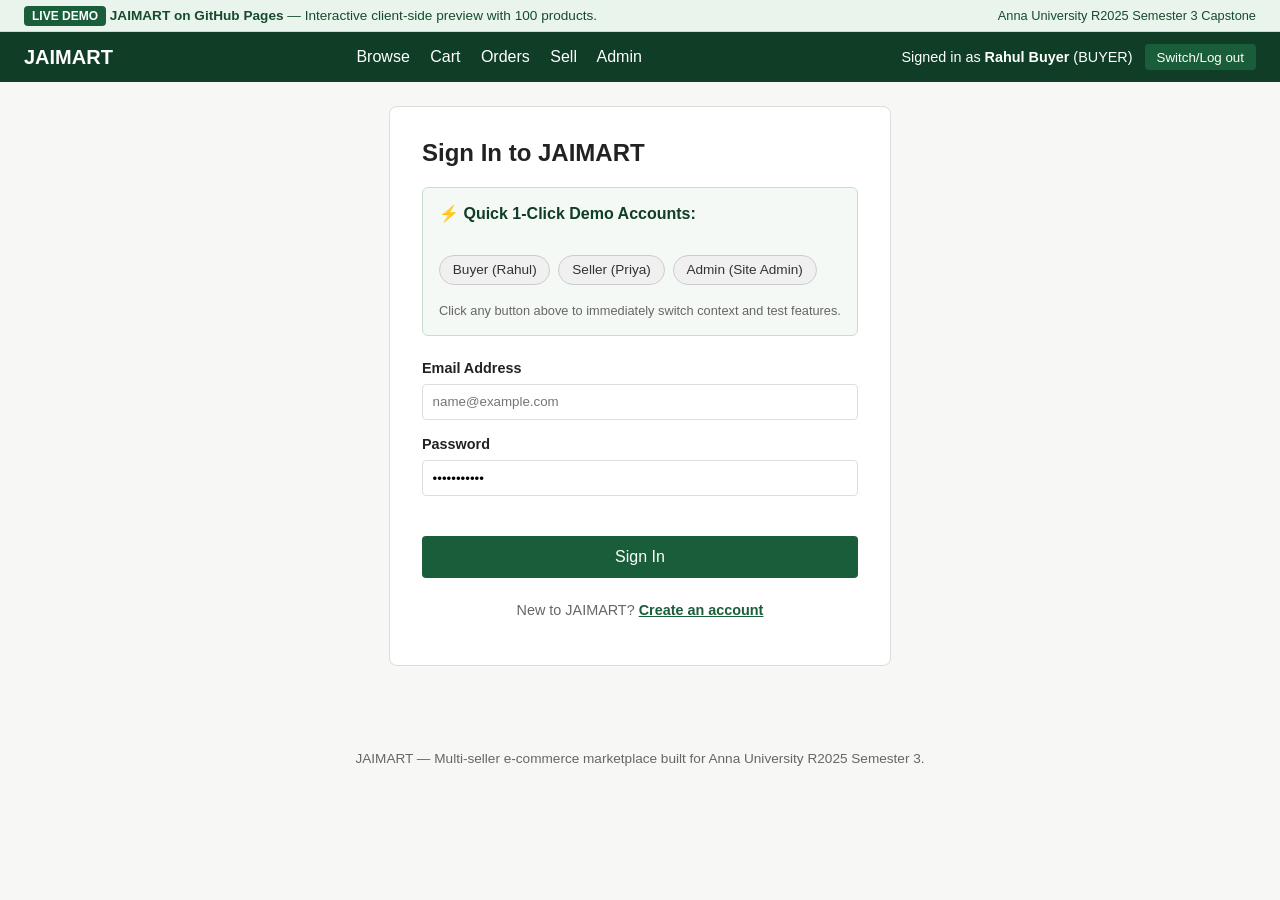
<file: docs/login.html>
<!DOCTYPE html>
<html lang="en">
<head>
    <meta charset="UTF-8">
    <meta name="viewport" content="width=device-width, initial-scale=1.0">
    <title>Log in - JAIMART</title>
    <link rel="stylesheet" href="css/style.css">
</head>
<body>
<div class="demo-banner">
    <div>
        <span class="demo-badge">LIVE DEMO</span>
        <strong>JAIMART on GitHub Pages</strong> &mdash; Interactive client-side preview with 100 products.
    </div>
    <div style="font-size:0.8rem;">
        Anna University R2025 Semester 3 Capstone
    </div>
</div>

<header class="site-header">
    <a class="brand" href="index.html">JAIMART</a>
    <nav>
        <a href="index.html">Browse</a>
        <a href="cart.html">Cart <span id="cartCountBadge" class="cart-badge"></span></a>
        <a href="orders.html">Orders</a>
        <a href="seller-dashboard.html">Sell</a>
        <a href="admin.html">Admin</a>
    </nav>
    <div class="session-box" id="sessionBox"></div>
</header>

<main class="site-main" style="max-width:550px;">
    <section class="auth-form" style="background:#fff;padding:2rem;border-radius:8px;border:1px solid var(--border);">
        <h1 style="margin-top:0;">Sign In to JAIMART</h1>

        <div style="background:#f4f9f5;border:1px solid #c2e0cd;padding:1rem;border-radius:6px;margin-bottom:1.5rem;">
            <strong style="color:var(--primary-dark);display:block;margin-bottom:0.5rem;">⚡ Quick 1-Click Demo Accounts:</strong>
            <div class="role-pills">
                <button class="role-pill-btn" onclick="quickLogin(4)">Buyer (Rahul)</button>
                <button class="role-pill-btn" onclick="quickLogin(2)">Seller (Priya)</button>
                <button class="role-pill-btn" onclick="quickLogin(1)">Admin (Site Admin)</button>
            </div>
            <span style="font-size:0.8rem;color:var(--muted);">Click any button above to immediately switch context and test features.</span>
        </div>

        <form id="loginForm">
            <div style="margin-bottom:1rem;">
                <label for="email" style="display:block;margin-bottom:0.25rem;font-weight:600;">Email Address</label>
                <input type="email" id="email" required placeholder="name@example.com" style="width:100%;padding:0.6rem;border:1px solid var(--border);border-radius:4px;">
            </div>
            <div style="margin-bottom:1.5rem;">
                <label for="password" style="display:block;margin-bottom:0.25rem;font-weight:600;">Password</label>
                <input type="password" id="password" required value="password123" style="width:100%;padding:0.6rem;border:1px solid var(--border);border-radius:4px;">
            </div>
            <button type="submit" style="width:100%;padding:0.75rem;font-size:1rem;">Sign In</button>
        </form>

        <p style="margin-top:1.5rem;text-align:center;color:var(--muted);font-size:0.9rem;">
            New to JAIMART? <a href="register.html" style="color:var(--primary);font-weight:600;">Create an account</a>
        </p>
    </section>
</main>

<footer class="site-footer">
    <p>JAIMART &mdash; Multi-seller e-commerce marketplace built for Anna University R2025 Semester 3.</p>
</footer>

<script src="js/products-data.js"></script>
<script src="js/store.js"></script>
<script>
    function quickLogin(userId) {
        const users = Store.getSeedUsers();
        const user = users.find(u => u.id === userId);
        if (user) {
            Store.setCurrentUser(user);
            if (user.role === "SELLER") {
                window.location.href = "seller-dashboard.html";
            } else if (user.role === "ADMIN") {
                window.location.href = "admin.html";
            } else {
                window.location.href = "index.html";
            }
        }
    }

    document.getElementById("loginForm").addEventListener("submit", (e) => {
        e.preventDefault();
        const email = document.getElementById("email").value.trim();
        const users = Store.getSeedUsers();
        const user = users.find(u => u.email.toLowerCase() === email.toLowerCase());
        if (user) {
            Store.setCurrentUser(user);
        } else {
            // New user login simulation
            Store.setCurrentUser({
                id: 99,
                name: email.split("@")[0],
                email: email,
                role: "BUYER"
            });
        }
        window.location.href = "index.html";
    });
</script>
</body>
</html>
</file>
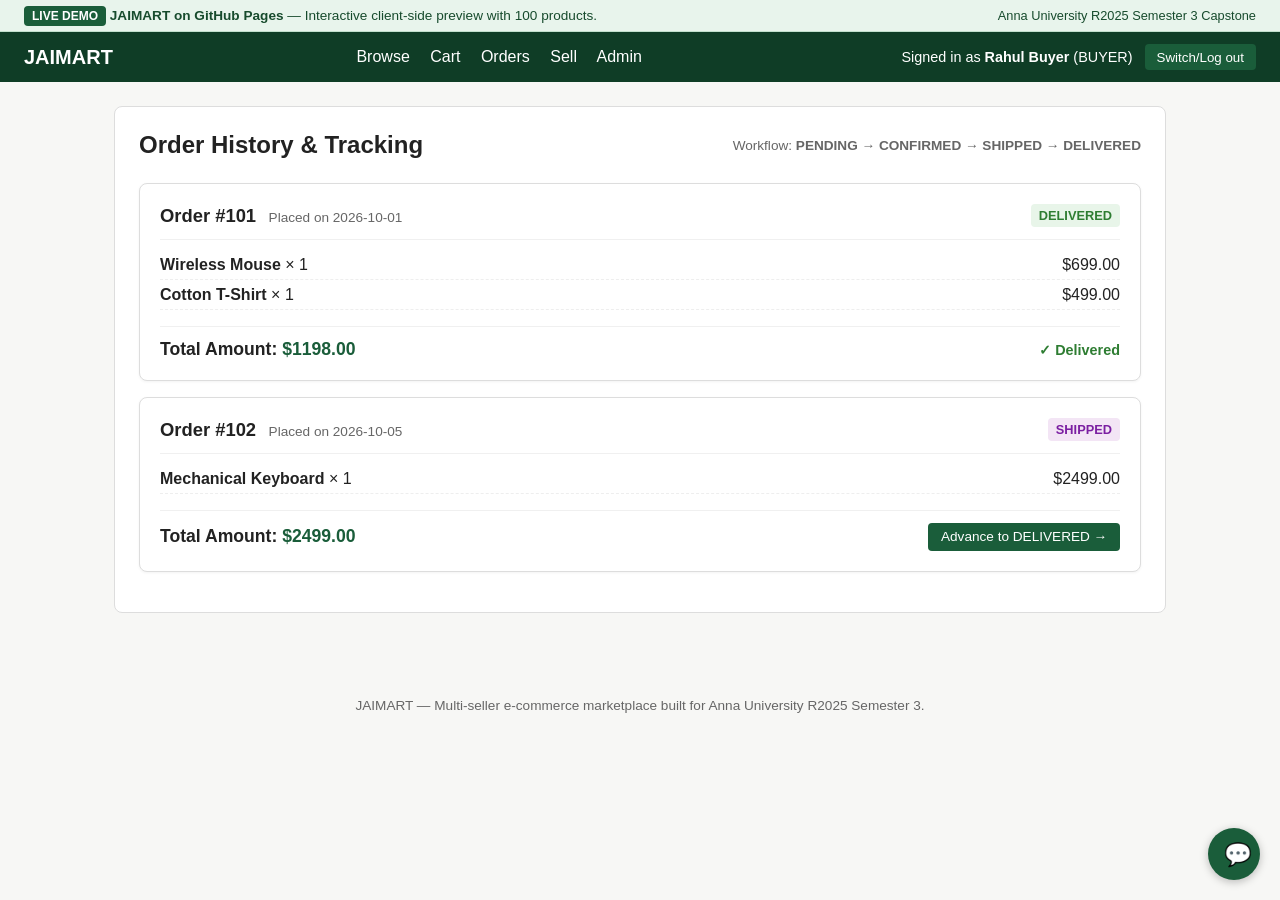
<file: docs/orders.html>
<!DOCTYPE html>
<html lang="en">
<head>
    <meta charset="UTF-8">
    <meta name="viewport" content="width=device-width, initial-scale=1.0">
    <title>Orders - JAIMART</title>
    <link rel="stylesheet" href="css/style.css">
</head>
<body>
<div class="demo-banner">
    <div>
        <span class="demo-badge">LIVE DEMO</span>
        <strong>JAIMART on GitHub Pages</strong> &mdash; Interactive client-side preview with 100 products.
    </div>
    <div style="font-size:0.8rem;">
        Anna University R2025 Semester 3 Capstone
    </div>
</div>

<header class="site-header">
    <a class="brand" href="index.html">JAIMART</a>
    <nav>
        <a href="index.html">Browse</a>
        <a href="cart.html">Cart <span id="cartCountBadge" class="cart-badge"></span></a>
        <a href="orders.html">Orders</a>
        <a href="seller-dashboard.html">Sell</a>
        <a href="admin.html">Admin</a>
    </nav>
    <div class="session-box" id="sessionBox"></div>
</header>

<main class="site-main">
    <section class="orders-page">
        <div style="display:flex;justify-content:space-between;align-items:center;flex-wrap:wrap;gap:1rem;margin-bottom:1.5rem;">
            <h1 style="margin:0;">Order History & Tracking</h1>
            <div style="font-size:0.85rem;color:var(--muted);">
                Workflow: <strong>PENDING &rarr; CONFIRMED &rarr; SHIPPED &rarr; DELIVERED</strong>
            </div>
        </div>

        <div id="ordersList">
            <p>Loading orders...</p>
        </div>
    </section>
</main>

<footer class="site-footer">
    <p>JAIMART &mdash; Multi-seller e-commerce marketplace built for Anna University R2025 Semester 3.</p>
</footer>

<div id="chatWidget" class="chat-widget">
    <button id="chatToggle" class="chat-toggle" aria-label="Open support chat">&#128172;</button>
    <div id="chatPanel" class="chat-panel hidden">
        <div class="chat-panel-header">
            <span>JAIMART Assistant</span>
            <button id="chatClose" aria-label="Close chat">&times;</button>
        </div>
        <div id="chatMessages" class="chat-messages"></div>
        <form id="chatForm" class="chat-form">
            <input id="chatInput" type="text" maxlength="500" placeholder="Ask about orders, shipping, returns..." autocomplete="off" />
            <button type="submit">Send</button>
        </form>
    </div>
</div>

<script src="js/products-data.js"></script>
<script src="js/store.js"></script>
<script src="js/chat-widget.js"></script>
<script>
    const STATUS_FLOW = { PENDING: "CONFIRMED", CONFIRMED: "SHIPPED", SHIPPED: "DELIVERED" };

    function loadOrders() {
        const container = document.getElementById("ordersList");
        const orders = Store.getOrders();

        if (orders.length === 0) {
            container.innerHTML = `
                <div style="background:#fff;padding:2.5rem;text-align:center;border-radius:8px;border:1px solid var(--border);">
                    <p style="font-size:1.1rem;color:var(--muted);margin-bottom:1rem;">You don't have any placed orders yet.</p>
                    <a href="index.html" style="background:var(--primary);color:white;padding:0.6rem 1.2rem;border-radius:4px;text-decoration:none;">Browse Products & Place an Order</a>
                </div>
            `;
            return;
        }

        container.innerHTML = orders.map(o => {
            const nextStatus = STATUS_FLOW[o.status];
            const itemsHtml = o.items.map(item => `
                <li style="margin-bottom:0.4rem;display:flex;justify-content:space-between;border-bottom:1px dashed #eee;padding-bottom:0.3rem;">
                    <span><strong>${Store.escapeHtml(item.productName)}</strong> &times; ${item.quantity}</span>
                    <span>${Store.formatMoney(item.unitPrice * item.quantity)}</span>
                </li>
            `).join("");

            return `
                <div class="order-card">
                    <div style="display:flex;justify-content:space-between;align-items:center;flex-wrap:wrap;gap:0.5rem;margin-bottom:1rem;border-bottom:1px solid #f0f0f0;padding-bottom:0.75rem;">
                        <div>
                            <span style="font-size:1.15rem;font-weight:700;">Order #${o.id}</span>
                            <span style="color:var(--muted);font-size:0.85rem;margin-left:0.5rem;">Placed on ${o.createdAt || "2026-10-10"}</span>
                        </div>
                        <div>
                            <span class="status-badge ${o.status}">${o.status}</span>
                        </div>
                    </div>
                    <ul style="list-style:none;padding:0;margin:0 0 1rem 0;">
                        ${itemsHtml}
                    </ul>
                    <div style="display:flex;justify-content:space-between;align-items:center;border-top:1px solid #f0f0f0;padding-top:0.75rem;flex-wrap:wrap;gap:0.5rem;">
                        <div style="font-size:1.1rem;font-weight:700;">
                            Total Amount: <span style="color:var(--primary);">${Store.formatMoney(o.totalAmount)}</span>
                        </div>
                        <div>
                            ${nextStatus ? `
                                <button class="advance-status-btn" data-id="${o.id}" data-next="${nextStatus}" style="padding:0.4rem 0.8rem;font-size:0.85rem;">
                                    Advance to ${nextStatus} &rarr;
                                </button>
                            ` : `
                                <span style="color:#2e7d32;font-weight:600;font-size:0.9rem;">✓ Delivered</span>
                            `}
                        </div>
                    </div>
                </div>
            `;
        }).join("");

        document.querySelectorAll(".advance-status-btn").forEach(btn => {
            btn.addEventListener("click", (e) => {
                const orderId = e.target.dataset.id;
                const next = e.target.dataset.next;
                Store.updateOrderStatus(orderId, next);
                loadOrders();
            });
        });
    }

    document.addEventListener("DOMContentLoaded", loadOrders);
</script>
</body>
</html>
</file>
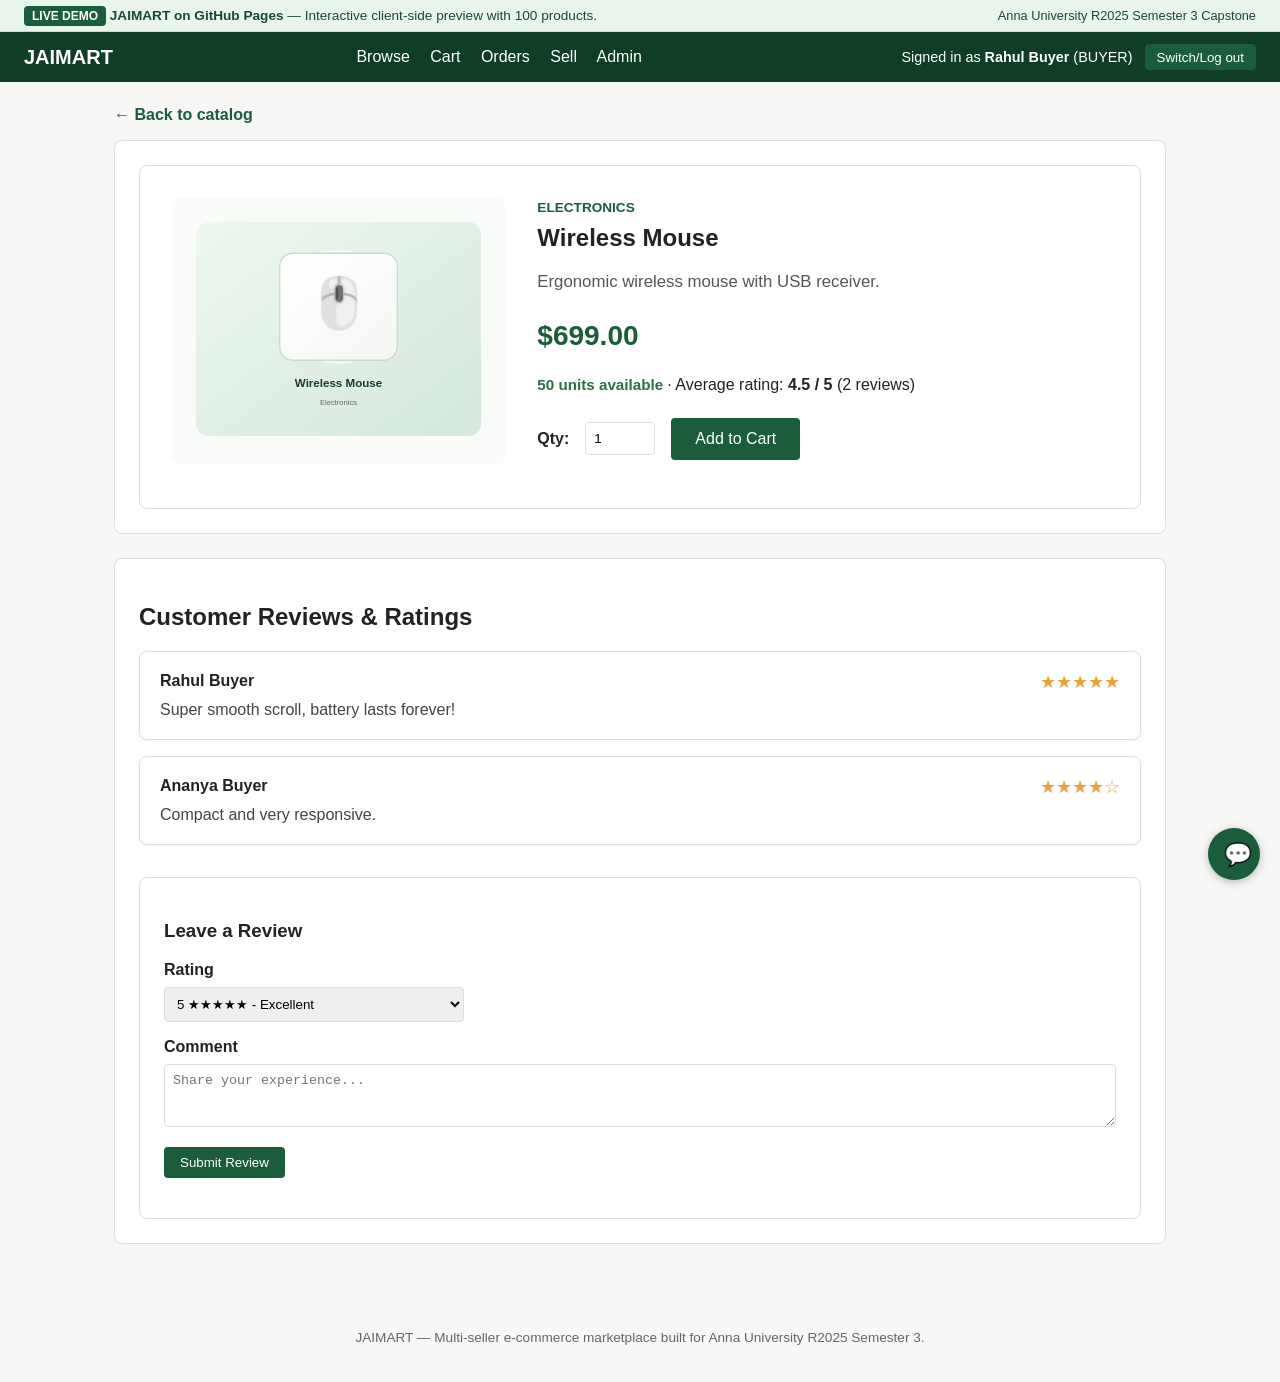
<file: docs/product-detail.html>
<!DOCTYPE html>
<html lang="en">
<head>
    <meta charset="UTF-8">
    <meta name="viewport" content="width=device-width, initial-scale=1.0">
    <title>Product Details - JAIMART</title>
    <link rel="stylesheet" href="css/style.css">
</head>
<body>
<div class="demo-banner">
    <div>
        <span class="demo-badge">LIVE DEMO</span>
        <strong>JAIMART on GitHub Pages</strong> &mdash; Interactive client-side preview with 100 products.
    </div>
    <div style="font-size:0.8rem;">
        Anna University R2025 Semester 3 Capstone
    </div>
</div>

<header class="site-header">
    <a class="brand" href="index.html">JAIMART</a>
    <nav>
        <a href="index.html">Browse</a>
        <a href="cart.html">Cart <span id="cartCountBadge" class="cart-badge"></span></a>
        <a href="orders.html">Orders</a>
        <a href="seller-dashboard.html">Sell</a>
        <a href="admin.html">Admin</a>
    </nav>
    <div class="session-box" id="sessionBox"></div>
</header>

<main class="site-main">
    <div style="margin-bottom:1rem;">
        <a href="index.html" style="color:var(--primary);text-decoration:none;font-weight:600;">&larr; Back to catalog</a>
    </div>

    <section id="productDetail" class="product-detail">
        <p>Loading product...</p>
    </section>

    <section id="reviewSection" class="review-section">
        <h2>Customer Reviews & Ratings</h2>
        <div id="reviewList" style="margin-top:1rem;"></div>

        <form id="reviewForm" style="margin-top:2rem;background:#fff;padding:1.5rem;border-radius:8px;border:1px solid var(--border);">
            <h3>Leave a Review</h3>
            <div style="margin-bottom:1rem;">
                <label for="rating" style="display:block;margin-bottom:0.25rem;font-weight:600;">Rating</label>
                <select id="rating" style="padding:0.5rem;border:1px solid var(--border);border-radius:4px;width:100%;max-width:300px;">
                    <option value="5">5 &starf;&starf;&starf;&starf;&starf; - Excellent</option>
                    <option value="4">4 &starf;&starf;&starf;&starf;&star; - Good</option>
                    <option value="3">3 &starf;&starf;&starf;&star;&star; - Average</option>
                    <option value="2">2 &starf;&starf;&star;&star;&star; - Poor</option>
                    <option value="1">1 &starf;&star;&star;&star;&star; - Very poor</option>
                </select>
            </div>
            <div style="margin-bottom:1rem;">
                <label for="comment" style="display:block;margin-bottom:0.25rem;font-weight:600;">Comment</label>
                <textarea id="comment" maxlength="2000" rows="3" placeholder="Share your experience..." style="width:100%;padding:0.5rem;border:1px solid var(--border);border-radius:4px;"></textarea>
            </div>
            <button type="submit">Submit Review</button>
            <p id="reviewSuccess" style="color:var(--primary);font-weight:600;margin-top:0.5rem;"></p>
        </form>
    </section>
</main>

<footer class="site-footer">
    <p>JAIMART &mdash; Multi-seller e-commerce marketplace built for Anna University R2025 Semester 3.</p>
</footer>

<div id="chatWidget" class="chat-widget">
    <button id="chatToggle" class="chat-toggle" aria-label="Open support chat">&#128172;</button>
    <div id="chatPanel" class="chat-panel hidden">
        <div class="chat-panel-header">
            <span>JAIMART Assistant</span>
            <button id="chatClose" aria-label="Close chat">&times;</button>
        </div>
        <div id="chatMessages" class="chat-messages"></div>
        <form id="chatForm" class="chat-form">
            <input id="chatInput" type="text" maxlength="500" placeholder="Ask about orders, shipping, returns..." autocomplete="off" />
            <button type="submit">Send</button>
        </form>
    </div>
</div>

<script src="js/products-data.js"></script>
<script src="js/store.js"></script>
<script src="js/chat-widget.js"></script>
<script>
    const params = new URLSearchParams(window.location.search);
    const productId = params.get("id") || 1;
    let currentProduct = null;

    function loadProduct() {
        currentProduct = Store.getProductById(productId);
        const container = document.getElementById("productDetail");

        if (!currentProduct) {
            container.innerHTML = "<p>Product not found.</p>";
            return;
        }

        const reviewData = Store.getReviews(productId);
        const avg = reviewData.averageRating > 0 ? reviewData.averageRating.toFixed(1) + " / 5" : "No ratings yet";

        container.innerHTML = `
            <div style="display:flex;gap:2rem;flex-wrap:wrap;align-items:flex-start;background:#fff;padding:2rem;border-radius:8px;border:1px solid var(--border);">
                <div style="flex:1;min-width:260px;max-width:400px;text-align:center;background:#f9fbf9;padding:1.5rem;border-radius:8px;">
                    <img src="${currentProduct.imageUrl}" alt="${Store.escapeHtml(currentProduct.name)}" style="max-width:100%;max-height:300px;object-fit:contain;" onerror="this.onerror=null;this.src='images/products/wireless-mouse.svg';">
                </div>
                <div style="flex:2;min-width:300px;">
                    <span style="font-size:0.85rem;color:var(--primary);font-weight:600;text-transform:uppercase;">${Store.escapeHtml(currentProduct.category)}</span>
                    <h1 style="margin:0.5rem 0 1rem 0;">${Store.escapeHtml(currentProduct.name)}</h1>
                    <p style="color:#555;line-height:1.6;font-size:1.05rem;">${Store.escapeHtml(currentProduct.description)}</p>
                    <div style="margin:1.5rem 0;font-size:1.75rem;font-weight:700;color:var(--primary);">${Store.formatMoney(currentProduct.price)}</div>
                    
                    <div style="margin-bottom:1rem;">
                        <span class="product-stock ${currentProduct.stockQty > 0 ? "in-stock" : "out-of-stock"}" style="font-size:0.95rem;">
                            ${currentProduct.stockQty > 0 ? currentProduct.stockQty + " units available" : "Out of stock"}
                        </span>
                        &middot;
                        <span>Average rating: <strong>${avg}</strong> (${reviewData.reviews.length} reviews)</span>
                    </div>

                    <div style="display:flex;align-items:center;gap:1rem;margin-top:1.5rem;">
                        <label for="qty" style="font-weight:600;">Qty:</label>
                        <input type="number" id="qty" min="1" max="${currentProduct.stockQty}" value="1" style="width:70px;padding:0.5rem;border:1px solid var(--border);border-radius:4px;">
                        <button id="addToCartBtn" style="padding:0.75rem 1.5rem;font-size:1rem;">Add to Cart</button>
                    </div>
                    <p id="addToCartMsg" style="color:var(--primary);font-weight:600;margin-top:0.75rem;"></p>
                </div>
            </div>
        `;

        document.getElementById("addToCartBtn").addEventListener("click", () => {
            const qty = parseInt(document.getElementById("qty").value, 10) || 1;
            Store.addToCart(currentProduct.id, qty);
            const msg = document.getElementById("addToCartMsg");
            msg.textContent = `✓ Added ${qty} item(s) to your cart!`;
            setTimeout(() => { msg.textContent = ""; }, 3000);
        });

        renderReviews(reviewData.reviews);
    }

    function renderReviews(reviews) {
        const list = document.getElementById("reviewList");
        if (!reviews || reviews.length === 0) {
            list.innerHTML = "<p style='color:var(--muted);'>No reviews yet for this product. Be the first to review!</p>";
            return;
        }
        list.innerHTML = reviews.map(r => `
            <div class="order-card">
                <div style="display:flex;justify-content:space-between;margin-bottom:0.5rem;">
                    <strong>${Store.escapeHtml(r.userName || "Verified Buyer")}</strong>
                    <span style="color:#e8a33d;font-size:1.1rem;">${"★".repeat(r.rating)}${"☆".repeat(5 - r.rating)}</span>
                </div>
                <p style="margin:0;color:#444;">${Store.escapeHtml(r.comment)}</p>
            </div>
        `).join("");
    }

    document.getElementById("reviewForm").addEventListener("submit", (e) => {
        e.preventDefault();
        const rating = document.getElementById("rating").value;
        const comment = document.getElementById("comment").value;
        Store.addReview(productId, rating, comment);
        document.getElementById("comment").value = "";
        const succ = document.getElementById("reviewSuccess");
        succ.textContent = "Review posted successfully!";
        setTimeout(() => { succ.textContent = ""; }, 3000);
        renderReviews(Store.getReviews(productId).reviews);
    });

    document.addEventListener("DOMContentLoaded", loadProduct);
</script>
</body>
</html>
</file>
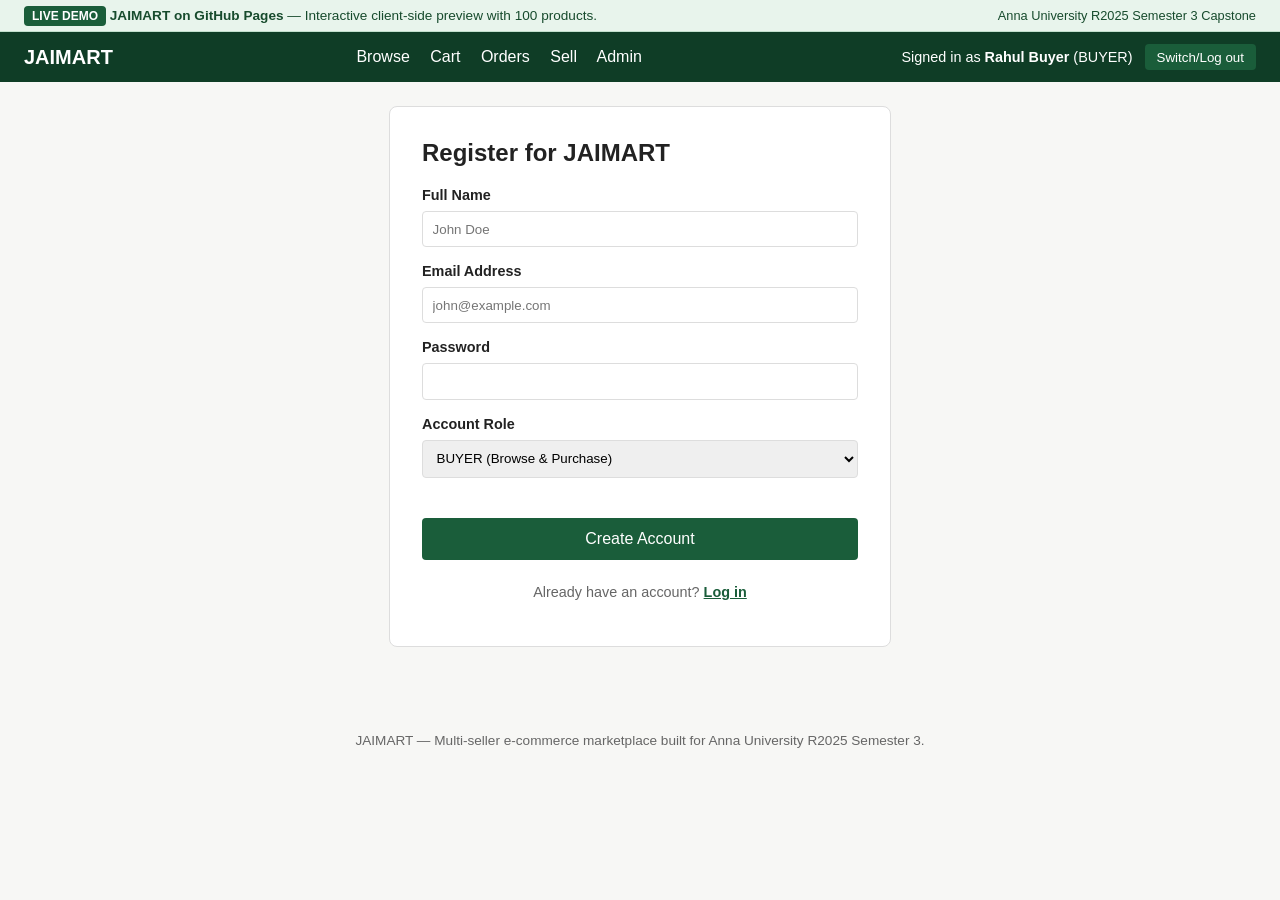
<file: docs/register.html>
<!DOCTYPE html>
<html lang="en">
<head>
    <meta charset="UTF-8">
    <meta name="viewport" content="width=device-width, initial-scale=1.0">
    <title>Register - JAIMART</title>
    <link rel="stylesheet" href="css/style.css">
</head>
<body>
<div class="demo-banner">
    <div>
        <span class="demo-badge">LIVE DEMO</span>
        <strong>JAIMART on GitHub Pages</strong> &mdash; Interactive client-side preview with 100 products.
    </div>
    <div style="font-size:0.8rem;">
        Anna University R2025 Semester 3 Capstone
    </div>
</div>

<header class="site-header">
    <a class="brand" href="index.html">JAIMART</a>
    <nav>
        <a href="index.html">Browse</a>
        <a href="cart.html">Cart <span id="cartCountBadge" class="cart-badge"></span></a>
        <a href="orders.html">Orders</a>
        <a href="seller-dashboard.html">Sell</a>
        <a href="admin.html">Admin</a>
    </nav>
    <div class="session-box" id="sessionBox"></div>
</header>

<main class="site-main" style="max-width:550px;">
    <section class="auth-form" style="background:#fff;padding:2rem;border-radius:8px;border:1px solid var(--border);">
        <h1 style="margin-top:0;">Register for JAIMART</h1>

        <form id="registerForm">
            <div style="margin-bottom:1rem;">
                <label for="name" style="display:block;margin-bottom:0.25rem;font-weight:600;">Full Name</label>
                <input type="text" id="name" required placeholder="John Doe" style="width:100%;padding:0.6rem;border:1px solid var(--border);border-radius:4px;">
            </div>
            <div style="margin-bottom:1rem;">
                <label for="email" style="display:block;margin-bottom:0.25rem;font-weight:600;">Email Address</label>
                <input type="email" id="email" required placeholder="john@example.com" style="width:100%;padding:0.6rem;border:1px solid var(--border);border-radius:4px;">
            </div>
            <div style="margin-bottom:1rem;">
                <label for="password" style="display:block;margin-bottom:0.25rem;font-weight:600;">Password</label>
                <input type="password" id="password" minlength="6" required style="width:100%;padding:0.6rem;border:1px solid var(--border);border-radius:4px;">
            </div>
            <div style="margin-bottom:1.5rem;">
                <label for="role" style="display:block;margin-bottom:0.25rem;font-weight:600;">Account Role</label>
                <select id="role" style="width:100%;padding:0.6rem;border:1px solid var(--border);border-radius:4px;">
                    <option value="BUYER">BUYER (Browse & Purchase)</option>
                    <option value="SELLER">SELLER (List Products & Manage Inventory)</option>
                </select>
            </div>
            <button type="submit" style="width:100%;padding:0.75rem;font-size:1rem;">Create Account</button>
        </form>

        <p style="margin-top:1.5rem;text-align:center;color:var(--muted);font-size:0.9rem;">
            Already have an account? <a href="login.html" style="color:var(--primary);font-weight:600;">Log in</a>
        </p>
    </section>
</main>

<footer class="site-footer">
    <p>JAIMART &mdash; Multi-seller e-commerce marketplace built for Anna University R2025 Semester 3.</p>
</footer>

<script src="js/products-data.js"></script>
<script src="js/store.js"></script>
<script>
    document.getElementById("registerForm").addEventListener("submit", (e) => {
        e.preventDefault();
        const name = document.getElementById("name").value.trim();
        const email = document.getElementById("email").value.trim();
        const role = document.getElementById("role").value;

        Store.setCurrentUser({
            id: Math.floor(100 + Math.random() * 900),
            name,
            email,
            role
        });

        if (role === "SELLER") {
            window.location.href = "seller-dashboard.html";
        } else {
            window.location.href = "index.html";
        }
    });
</script>
</body>
</html>
</file>
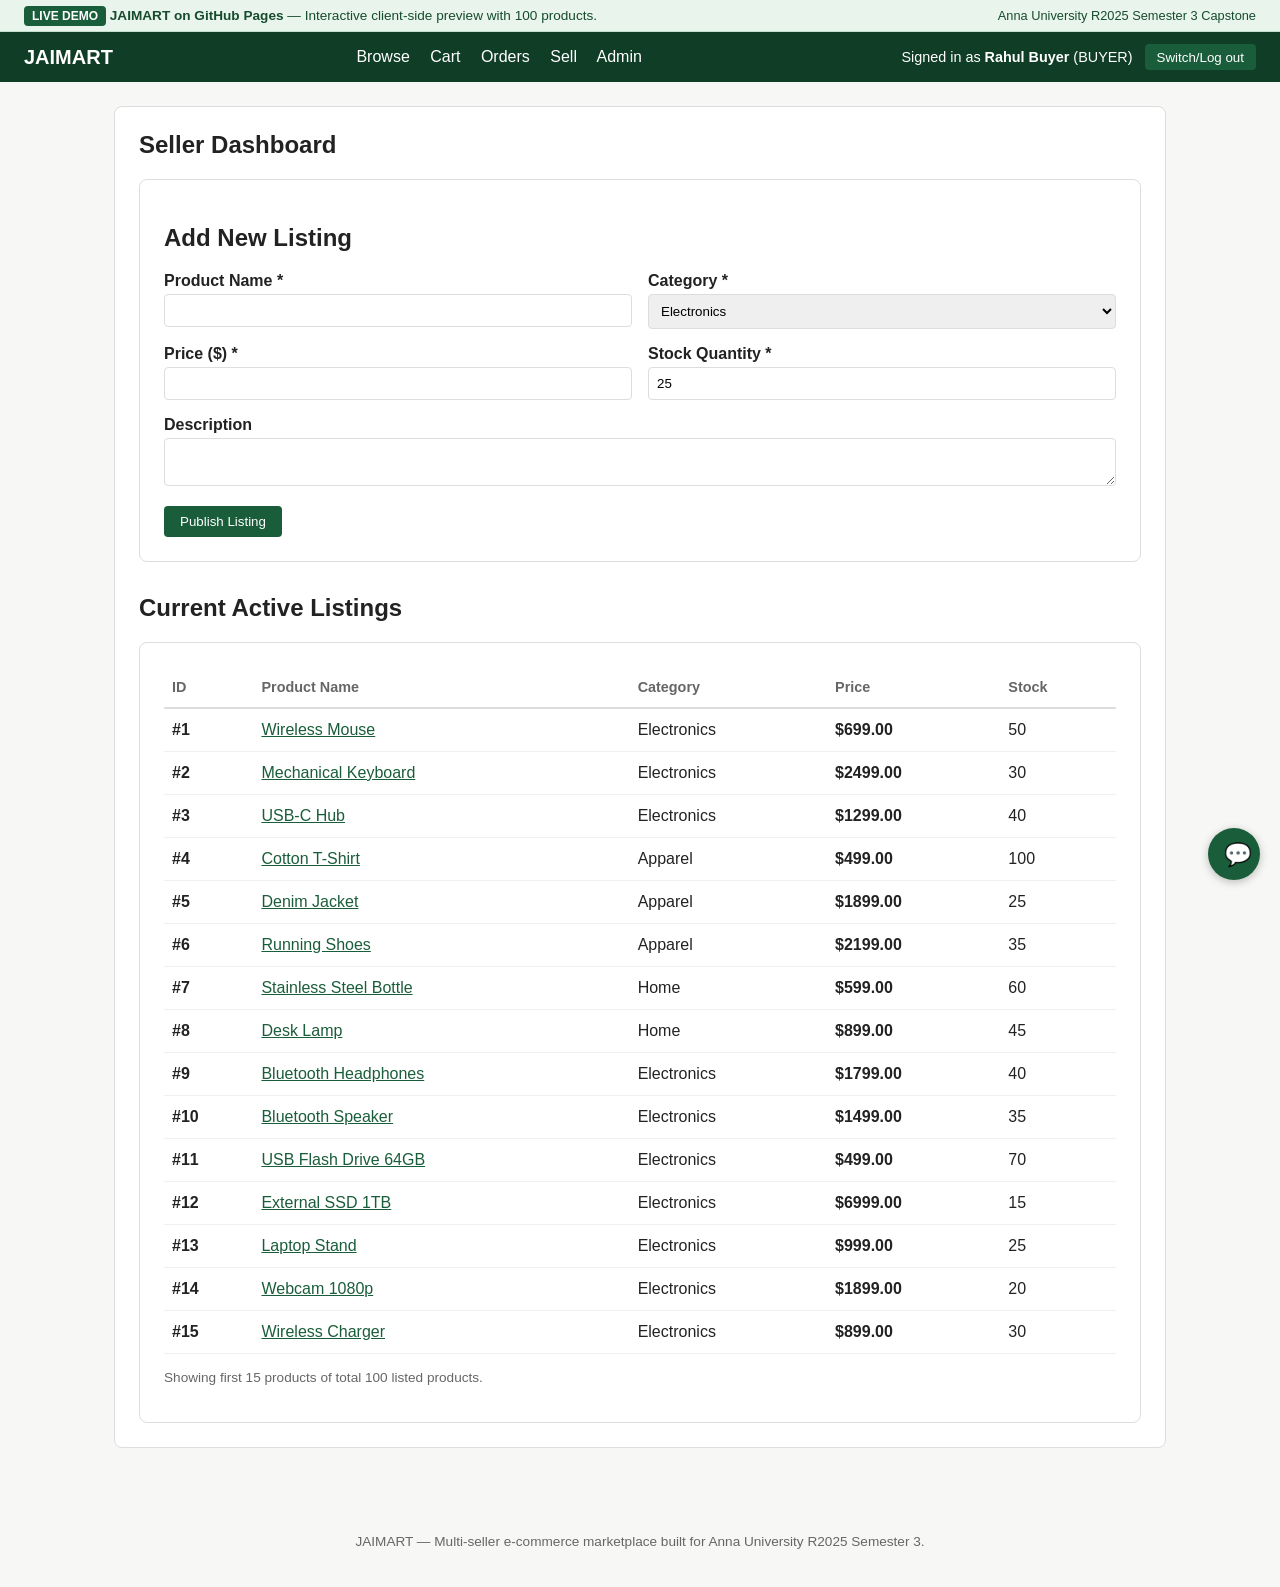
<file: docs/seller-dashboard.html>
<!DOCTYPE html>
<html lang="en">
<head>
    <meta charset="UTF-8">
    <meta name="viewport" content="width=device-width, initial-scale=1.0">
    <title>Seller Dashboard - JAIMART</title>
    <link rel="stylesheet" href="css/style.css">
</head>
<body>
<div class="demo-banner">
    <div>
        <span class="demo-badge">LIVE DEMO</span>
        <strong>JAIMART on GitHub Pages</strong> &mdash; Interactive client-side preview with 100 products.
    </div>
    <div style="font-size:0.8rem;">
        Anna University R2025 Semester 3 Capstone
    </div>
</div>

<header class="site-header">
    <a class="brand" href="index.html">JAIMART</a>
    <nav>
        <a href="index.html">Browse</a>
        <a href="cart.html">Cart <span id="cartCountBadge" class="cart-badge"></span></a>
        <a href="orders.html">Orders</a>
        <a href="seller-dashboard.html">Sell</a>
        <a href="admin.html">Admin</a>
    </nav>
    <div class="session-box" id="sessionBox"></div>
</header>

<main class="site-main">
    <section class="seller-dashboard">
        <h1 style="margin-top:0;">Seller Dashboard</h1>
        
        <div style="background:#fff;padding:1.5rem;border-radius:8px;border:1px solid var(--border);margin-bottom:2rem;">
            <h2>Add New Listing</h2>
            <form id="productForm" style="display:grid;grid-template-columns:1fr 1fr;gap:1rem;margin-top:1rem;">
                <div>
                    <label for="pName" style="display:block;margin-bottom:0.25rem;font-weight:600;">Product Name *</label>
                    <input type="text" id="pName" required style="width:100%;padding:0.5rem;border:1px solid var(--border);border-radius:4px;">
                </div>
                <div>
                    <label for="pCategory" style="display:block;margin-bottom:0.25rem;font-weight:600;">Category *</label>
                    <select id="pCategory" required style="width:100%;padding:0.5rem;border:1px solid var(--border);border-radius:4px;">
                        <option value="Electronics">Electronics</option>
                        <option value="Apparel">Apparel</option>
                        <option value="Home">Home</option>
                        <option value="Accessories">Accessories</option>
                        <option value="Sports">Sports</option>
                        <option value="Beauty">Beauty</option>
                        <option value="Books">Books</option>
                        <option value="Toys">Toys</option>
                    </select>
                </div>
                <div>
                    <label for="pPrice" style="display:block;margin-bottom:0.25rem;font-weight:600;">Price ($) *</label>
                    <input type="number" id="pPrice" step="0.01" min="0.01" required style="width:100%;padding:0.5rem;border:1px solid var(--border);border-radius:4px;">
                </div>
                <div>
                    <label for="pStock" style="display:block;margin-bottom:0.25rem;font-weight:600;">Stock Quantity *</label>
                    <input type="number" id="pStock" min="1" value="25" required style="width:100%;padding:0.5rem;border:1px solid var(--border);border-radius:4px;">
                </div>
                <div style="grid-column:1 / -1;">
                    <label for="pDescription" style="display:block;margin-bottom:0.25rem;font-weight:600;">Description</label>
                    <textarea id="pDescription" rows="2" style="width:100%;padding:0.5rem;border:1px solid var(--border);border-radius:4px;"></textarea>
                </div>
                <div style="grid-column:1 / -1;">
                    <button type="submit" id="productSubmitBtn">Publish Listing</button>
                    <span id="productFormSuccess" style="color:var(--primary);margin-left:1rem;font-weight:600;"></span>
                </div>
            </form>
        </div>

        <h2>Current Active Listings</h2>
        <div id="sellerProductList" style="background:#fff;padding:1.5rem;border-radius:8px;border:1px solid var(--border);"></div>
    </section>
</main>

<footer class="site-footer">
    <p>JAIMART &mdash; Multi-seller e-commerce marketplace built for Anna University R2025 Semester 3.</p>
</footer>

<div id="chatWidget" class="chat-widget">
    <button id="chatToggle" class="chat-toggle" aria-label="Open support chat">&#128172;</button>
    <div id="chatPanel" class="chat-panel hidden">
        <div class="chat-panel-header">
            <span>JAIMART Assistant</span>
            <button id="chatClose" aria-label="Close chat">&times;</button>
        </div>
        <div id="chatMessages" class="chat-messages"></div>
        <form id="chatForm" class="chat-form">
            <input id="chatInput" type="text" maxlength="500" placeholder="Ask about orders, shipping, returns..." autocomplete="off" />
            <button type="submit">Send</button>
        </form>
    </div>
</div>

<script src="js/products-data.js"></script>
<script src="js/store.js"></script>
<script src="js/chat-widget.js"></script>
<script>
    function loadSellerProducts() {
        const list = document.getElementById("sellerProductList");
        const products = Store.getProducts("", "");

        list.innerHTML = `
            <table style="width:100%;border-collapse:collapse;text-align:left;">
                <thead>
                    <tr style="border-bottom:2px solid var(--border);color:var(--muted);font-size:0.9rem;">
                        <th style="padding:0.75rem 0.5rem;">ID</th>
                        <th style="padding:0.75rem 0.5rem;">Product Name</th>
                        <th style="padding:0.75rem 0.5rem;">Category</th>
                        <th style="padding:0.75rem 0.5rem;">Price</th>
                        <th style="padding:0.75rem 0.5rem;">Stock</th>
                    </tr>
                </thead>
                <tbody>
                    ${products.slice(0, 15).map(p => `
                        <tr style="border-bottom:1px solid #f0f0f0;">
                            <td style="padding:0.75rem 0.5rem;font-weight:600;">#${p.id}</td>
                            <td style="padding:0.75rem 0.5rem;"><a href="product-detail.html?id=${p.id}" style="color:var(--primary);">${Store.escapeHtml(p.name)}</a></td>
                            <td style="padding:0.75rem 0.5rem;">${Store.escapeHtml(p.category)}</td>
                            <td style="padding:0.75rem 0.5rem;font-weight:600;">${Store.formatMoney(p.price)}</td>
                            <td style="padding:0.75rem 0.5rem;">${p.stockQty}</td>
                        </tr>
                    `).join("")}
                </tbody>
            </table>
            <p style="font-size:0.85rem;color:var(--muted);margin-top:1rem;">Showing first 15 products of total ${products.length} listed products.</p>
        `;
    }

    document.getElementById("productForm").addEventListener("submit", (e) => {
        e.preventDefault();
        const name = document.getElementById("pName").value.trim();
        const cat = document.getElementById("pCategory").value;
        const price = document.getElementById("pPrice").value;
        const stock = document.getElementById("pStock").value;
        const desc = document.getElementById("pDescription").value.trim();

        Store.addListing(name, desc, price, stock, cat);
        document.getElementById("pName").value = "";
        document.getElementById("pDescription").value = "";
        const succ = document.getElementById("productFormSuccess");
        succ.textContent = "✓ Product listing created successfully!";
        setTimeout(() => { succ.textContent = ""; }, 3000);
        loadSellerProducts();
    });

    document.addEventListener("DOMContentLoaded", loadSellerProducts);
</script>
</body>
</html>
</file>
<file: docs/css/style.css>
:root {
    --primary: #1a5d3a;
    --primary-dark: #0f3d26;
    --accent: #e8a33d;
    --bg: #f7f7f5;
    --card-bg: #ffffff;
    --text: #222222;
    --muted: #666666;
    --error: #b3261e;
    --border: #dddddd;
}

* { box-sizing: border-box; }

body {
    margin: 0;
    font-family: -apple-system, "Segoe UI", Roboto, Helvetica, Arial, sans-serif;
    background: var(--bg);
    color: var(--text);
}

.site-header {
    display: flex;
    align-items: center;
    justify-content: space-between;
    background: var(--primary-dark);
    color: white;
    padding: 0.75rem 1.5rem;
    flex-wrap: wrap;
    gap: 0.5rem;
}

.site-header .brand {
    font-weight: 700;
    font-size: 1.25rem;
    color: white;
    text-decoration: none;
}

.site-header nav a {
    color: white;
    text-decoration: none;
    margin-right: 1rem;
}

.site-header nav a:hover { text-decoration: underline; }

.session-box { font-size: 0.9rem; }
.session-box a, .session-box button {
    color: white;
    background: var(--primary);
    border: none;
    padding: 0.35rem 0.75rem;
    border-radius: 4px;
    margin-left: 0.5rem;
    cursor: pointer;
    text-decoration: none;
}

.site-main {
    max-width: 1100px;
    margin: 0 auto;
    padding: 1.5rem;
    min-height: 60vh;
}

.site-footer {
    text-align: center;
    color: var(--muted);
    padding: 1.5rem;
    font-size: 0.85rem;
}

.search-bar {
    display: flex;
    gap: 0.5rem;
    margin-bottom: 1.5rem;
    flex-wrap: wrap;
}

.search-bar input, .search-bar select {
    padding: 0.5rem;
    border: 1px solid var(--border);
    border-radius: 4px;
}

.search-bar button, button {
    background: var(--primary);
    color: white;
    border: none;
    padding: 0.5rem 1rem;
    border-radius: 4px;
    cursor: pointer;
}

button:hover { background: var(--primary-dark); }
button.secondary { background: var(--muted); }

.product-grid {
    display: grid;
    grid-template-columns: repeat(auto-fill, minmax(220px, 1fr));
    gap: 1rem;
}

.product-card {
    background: var(--card-bg);
    border: 1px solid var(--border);
    border-radius: 8px;
    padding: 1rem;
    display: flex;
    flex-direction: column;
    gap: 0.4rem;
}

.product-card img {
    width: 100%;
    height: 140px;
    object-fit: cover;
    border-radius: 4px;
    background: #eee;
}

.product-card .price { font-weight: 700; color: var(--primary-dark); }
.product-card .category { color: var(--muted); font-size: 0.85rem; }

.auth-form, .product-form, .cart-page, .orders-page, .seller-dashboard,
.admin-page, .product-detail, .review-section, .error-page {
    background: var(--card-bg);
    border: 1px solid var(--border);
    border-radius: 8px;
    padding: 1.5rem;
    margin-bottom: 1.5rem;
    max-width: 560px;
}

.orders-page, .admin-page, .seller-dashboard, .product-detail, .review-section {
    max-width: 100%;
}

.auth-form label, .product-form label {
    display: block;
    margin-top: 0.75rem;
    font-weight: 600;
    font-size: 0.9rem;
}

.auth-form input, .auth-form select,
.product-form input, .product-form select, .product-form textarea,
#reviewForm input, #reviewForm select, #reviewForm textarea {
    width: 100%;
    padding: 0.5rem;
    margin-top: 0.25rem;
    border: 1px solid var(--border);
    border-radius: 4px;
}

.auth-form button, .product-form button { margin-top: 1rem; }

.form-error { color: var(--error); font-size: 0.9rem; }

.order-card, .cart-item, .user-row, .listing-row {
    border: 1px solid var(--border);
    border-radius: 6px;
    padding: 0.75rem;
    margin-bottom: 0.75rem;
    background: var(--card-bg);
}

.status-badge {
    display: inline-block;
    padding: 0.15rem 0.6rem;
    border-radius: 999px;
    font-size: 0.75rem;
    font-weight: 700;
    background: var(--accent);
    color: #3a2a00;
}

.hidden { display: none !important; }

.cart-total { font-weight: 700; margin: 1rem 0; font-size: 1.1rem; }

/* Chat widget */
.chat-widget { position: fixed; bottom: 1.25rem; right: 1.25rem; z-index: 1000; }
.chat-toggle {
    width: 52px; height: 52px; border-radius: 50%;
    font-size: 1.4rem; box-shadow: 0 2px 8px rgba(0,0,0,0.25);
}
.chat-panel {
    position: absolute;
    bottom: 64px;
    right: 0;
    width: 300px;
    max-height: 420px;
    background: var(--card-bg);
    border: 1px solid var(--border);
    border-radius: 8px;
    box-shadow: 0 4px 16px rgba(0,0,0,0.2);
    display: flex;
    flex-direction: column;
}
.chat-panel-header {
    background: var(--primary-dark);
    color: white;
    padding: 0.6rem 0.8rem;
    display: flex;
    justify-content: space-between;
    align-items: center;
    border-radius: 8px 8px 0 0;
}
.chat-panel-header button {
    background: transparent;
    color: white;
    font-size: 1.1rem;
    padding: 0 0.25rem;
}
.chat-messages {
    flex: 1;
    overflow-y: auto;
    padding: 0.6rem;
    font-size: 0.85rem;
    max-height: 280px;
}
.chat-msg { margin-bottom: 0.5rem; }
.chat-msg.user { text-align: right; color: var(--primary-dark); }
.chat-msg.bot { text-align: left; color: var(--text); }
.chat-form { display: flex; border-top: 1px solid var(--border); }
.chat-form input {
    flex: 1;
    border: none;
    padding: 0.6rem;
}
.chat-form button { border-radius: 0 0 8px 0; }

/* JAIMART catalog refresh */
.product-grid {
    grid-template-columns: repeat(auto-fill, minmax(210px, 1fr));
    gap: 1.1rem;
    align-items: stretch;
}
.product-card {
    padding: 0;
    overflow: hidden;
    gap: 0;
    border-color: #e2e8e3;
    border-radius: 14px;
    box-shadow: 0 3px 12px rgba(18, 54, 33, .05);
    transition: transform .18s ease, box-shadow .18s ease, border-color .18s ease;
}
.product-card:hover {
    transform: translateY(-4px);
    box-shadow: 0 12px 28px rgba(18, 54, 33, .12);
    border-color: #b7d0bf;
}
.product-image-wrap {
    position: relative;
    background: #edf5ef;
    overflow: hidden;
}
.product-card img {
    display: block;
    width: 100%;
    height: 220px;
    object-fit: contain;
    padding: .6rem;
    border-radius: 0;
    background: transparent;
    transition: transform .25s ease;
}
.product-card:hover img { transform: scale(1.035); }
.product-image-tag {
    position: absolute;
    left: .75rem;
    top: .75rem;
    max-width: calc(100% - 1.5rem);
    overflow: hidden;
    text-overflow: ellipsis;
    white-space: nowrap;
    background: rgba(255,255,255,.92);
    color: #24563a;
    border: 1px solid rgba(36,86,58,.12);
    border-radius: 999px;
    padding: .25rem .55rem;
    font-size: .72rem;
    font-weight: 650;
}
.product-card-content {
    display: flex;
    flex-direction: column;
    align-items: flex-start;
    gap: .45rem;
    padding: .95rem;
}
.product-card .category {
    color: #54705d;
    font-size: .76rem;
    text-transform: uppercase;
    letter-spacing: .055em;
    font-weight: 700;
}
.product-card .product-name {
    color: #202a23;
    font-size: .98rem;
    line-height: 1.35;
    min-height: 2.6em;
}
.product-card .price {
    color: #174b2d;
    font-size: 1.12rem;
    margin-top: .15rem;
}
.product-stock {
    font-size: .78rem;
    font-weight: 600;
    margin-top: .15rem;
}
.product-stock.in-stock { color: #287344; }
.product-stock.out-of-stock { color: #a33b35; }
.catalog-empty, .catalog-error {
    grid-column: 1 / -1;
    padding: 1rem;
    border-radius: 10px;
    background: #fff;
    border: 1px solid var(--border);
}
@media (max-width: 560px) {
    .site-main { padding: 1rem; }
    .product-grid { grid-template-columns: repeat(2, minmax(0, 1fr)); gap: .7rem; }
    .product-card img { height: 155px; padding: .35rem; }
    .product-card-content { padding: .7rem; }
    .product-card .product-name { font-size: .9rem; }
    .product-card .price { font-size: 1rem; }
}

/* GitHub Pages Demo Enhancements */
.demo-banner {
    background: #e8f4ec;
    border-bottom: 1px solid #c2e0cd;
    color: #174b2d;
    font-size: 0.85rem;
    padding: 0.5rem 1.5rem;
    display: flex;
    justify-content: space-between;
    align-items: center;
    flex-wrap: wrap;
    gap: 0.5rem;
}
.demo-badge {
    background: #1a5d3a;
    color: white;
    font-weight: 700;
    padding: 0.2rem 0.5rem;
    border-radius: 4px;
    font-size: 0.75rem;
}
.cart-badge {
    background: #e8a33d;
    color: #222;
    font-size: 0.75rem;
    font-weight: 700;
    padding: 0.15rem 0.45rem;
    border-radius: 10px;
    margin-left: 0.25rem;
    display: none;
}
.status-badge {
    display: inline-block;
    padding: 0.25rem 0.5rem;
    border-radius: 4px;
    font-size: 0.8rem;
    font-weight: 600;
    text-transform: uppercase;
    margin-left: 0.5rem;
}
.status-badge.CONFIRMED { background: #e3f2fd; color: #1565c0; }
.status-badge.PENDING { background: #fff3e0; color: #e65100; }
.status-badge.SHIPPED { background: #f3e5f5; color: #7b1fa2; }
.status-badge.DELIVERED { background: #e8f5e9; color: #2e7d32; }
.order-card {
    background: #ffffff;
    border: 1px solid var(--border);
    border-radius: 8px;
    padding: 1.25rem;
    margin-bottom: 1rem;
    box-shadow: 0 1px 3px rgba(0,0,0,0.05);
}
.role-pills {
    display: flex;
    gap: 0.5rem;
    margin: 1rem 0;
    flex-wrap: wrap;
}
.role-pill-btn {
    background: #f0f0f0;
    color: #333;
    border: 1px solid #ccc;
    padding: 0.4rem 0.8rem;
    border-radius: 20px;
    font-size: 0.85rem;
    cursor: pointer;
}
.role-pill-btn.active {
    background: var(--primary);
    color: white;
    border-color: var(--primary);
}
</file>
